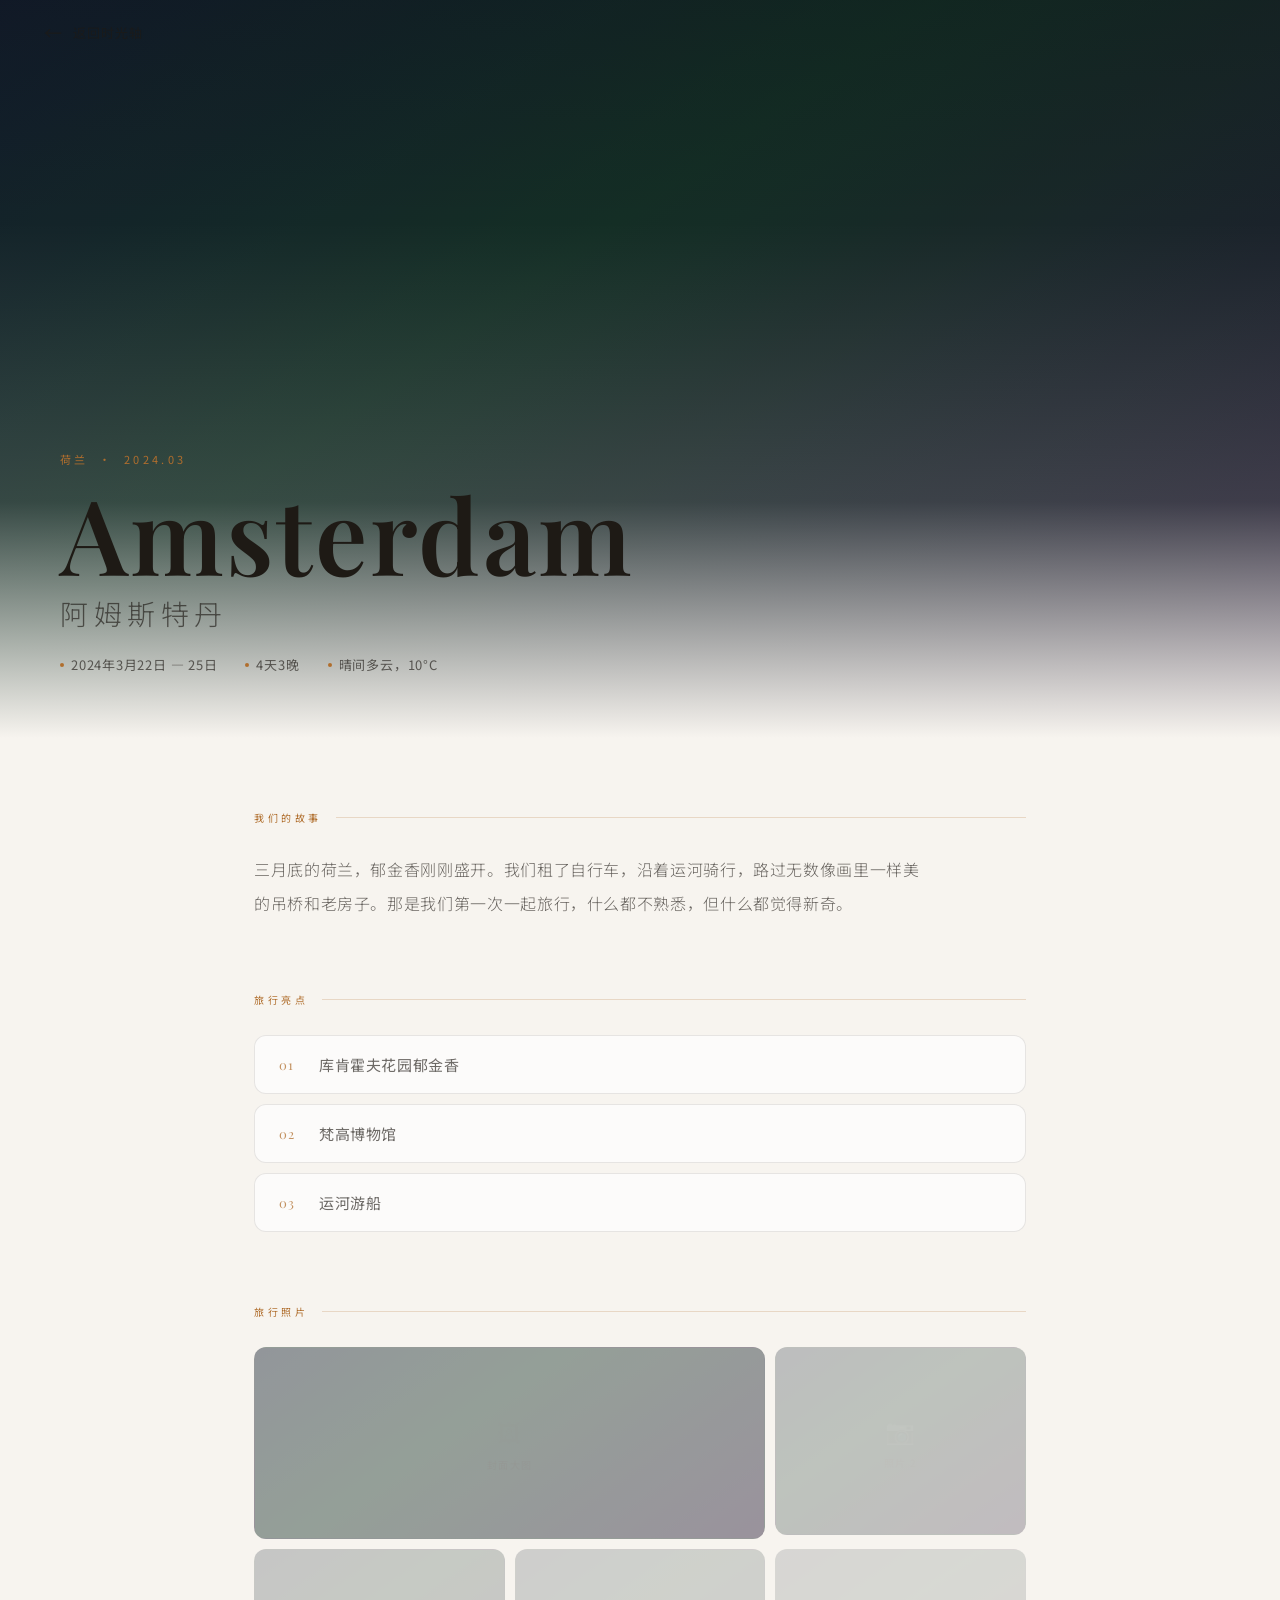
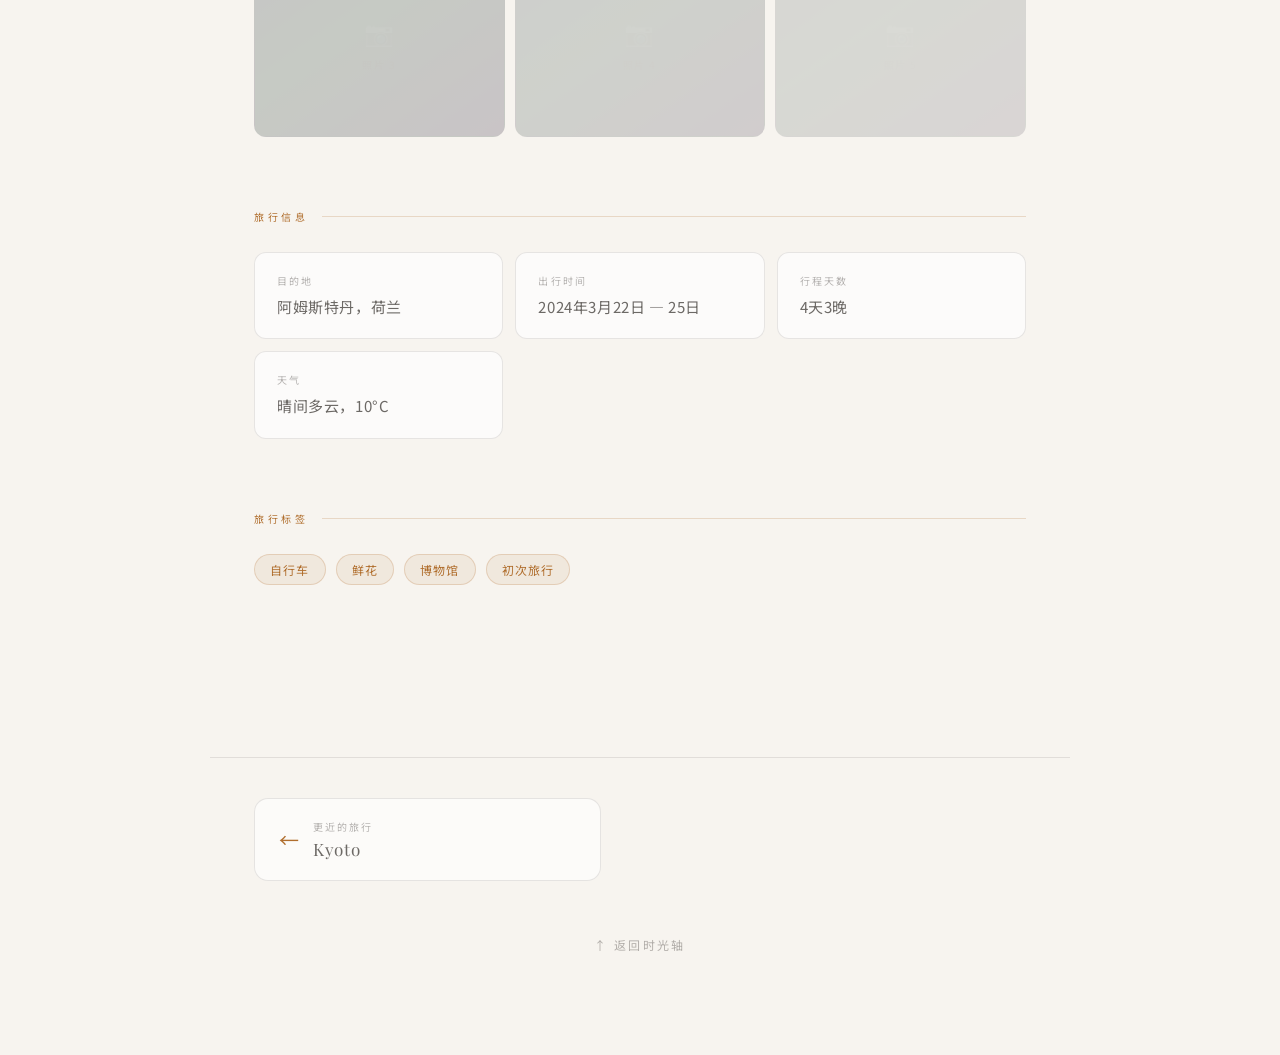
<file: trips/amsterdam-2024-03/index.html>
<!DOCTYPE html>
<html lang="zh-CN">
<head>
  <meta charset="UTF-8">
  <meta name="viewport" content="width=device-width, initial-scale=1.0">
  <title>旅行详情 — 我们的旅行时光</title>
  <link rel="preconnect" href="https://fonts.googleapis.com">
  <link rel="preconnect" href="https://fonts.gstatic.com" crossorigin>
  <link href="https://fonts.googleapis.com/css2?family=Playfair+Display:ital,wght@0,400;0,600;1,400&family=Noto+Sans+SC:wght@300;400;500&display=swap" rel="stylesheet">
  <link rel="stylesheet" href="../../css/trip.css">
</head>
<body>
  <nav class="trip-nav" id="trip-nav">
    <a href="../../timeline.html" class="back-btn">
      <span class="back-icon">←</span>
      <span>返回时光轴</span>
    </a>
    <div class="nav-trip-name" id="nav-trip-name"></div>
  </nav>
  <div class="trip-hero">
    <div class="hero-bg" id="hero-bg"></div>
    <div class="hero-overlay"></div>
    <div class="hero-content" id="hero-content"></div>
  </div>
  <main class="trip-content" id="trip-content"></main>
  <footer class="trip-footer" id="trip-footer"></footer>

  <script>const TRIP_ID = "amsterdam-2024-03";</script>
  <script src="../../data/trips.js"></script>
  <script src="../../js/trip-page.js"></script>
</body>
</html>
</file>
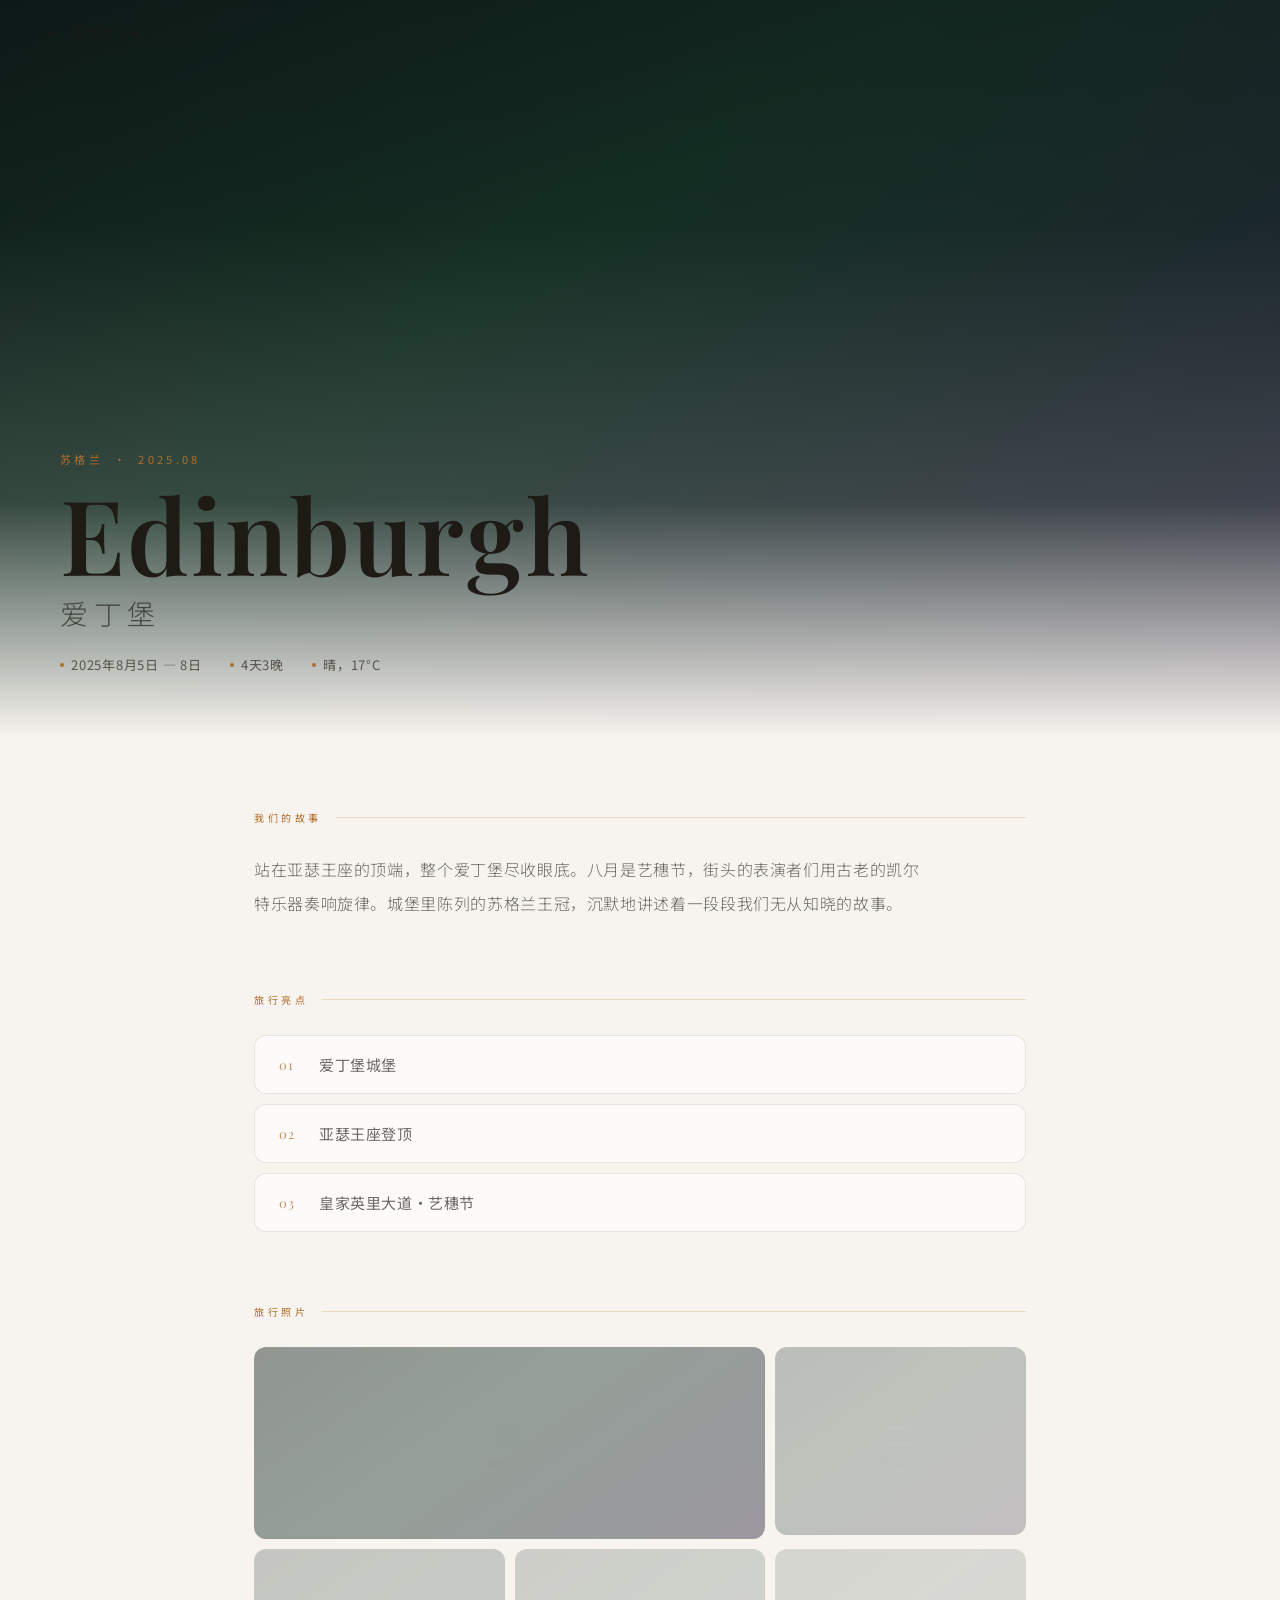
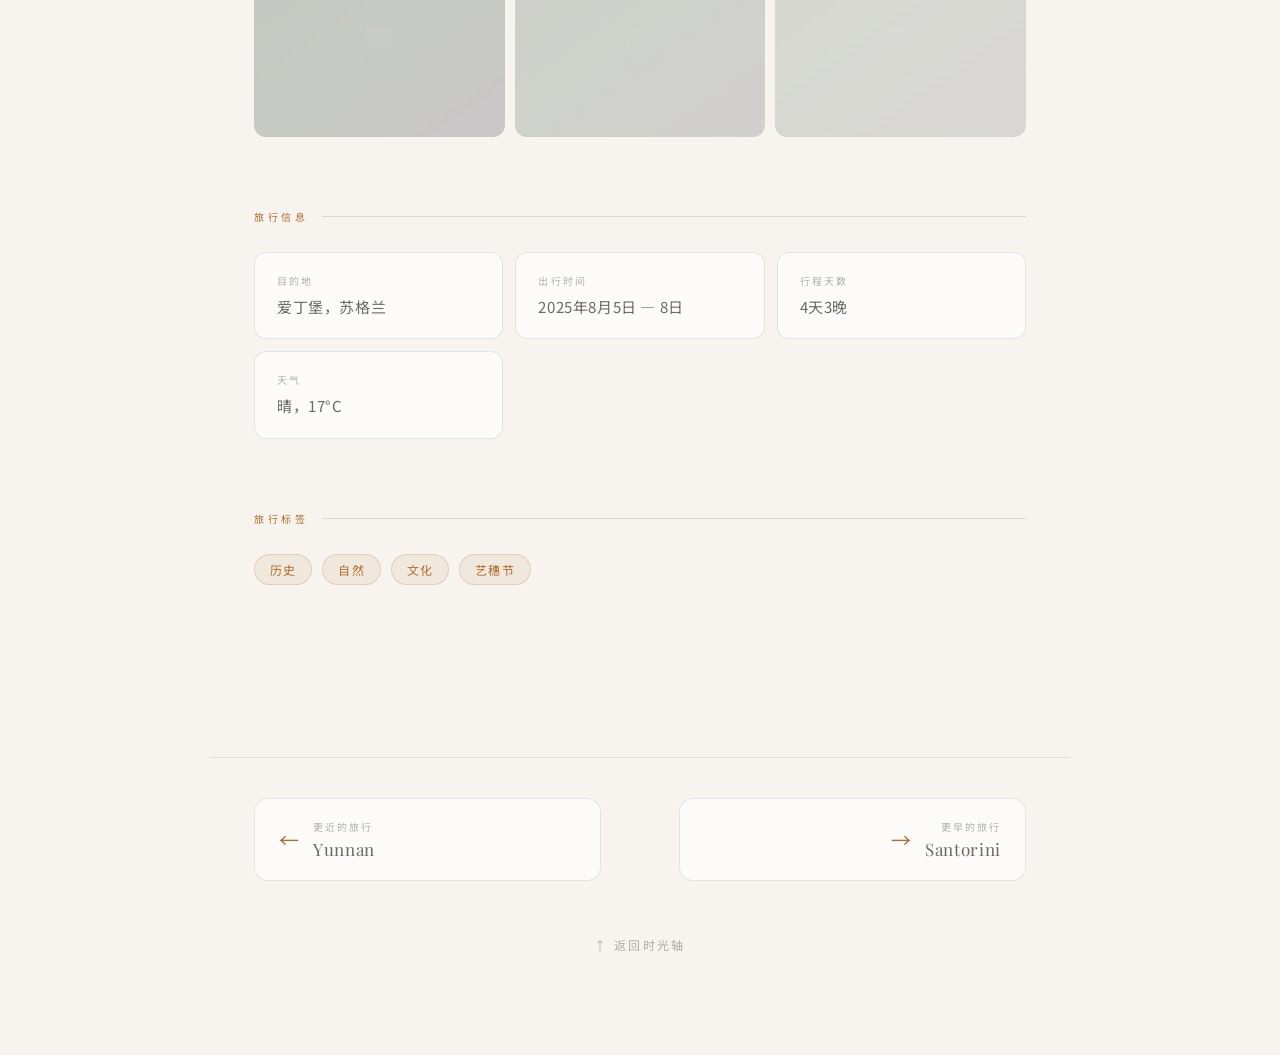
<file: trips/edinburgh-2025-08/index.html>
<!DOCTYPE html>
<html lang="zh-CN">
<head>
  <meta charset="UTF-8">
  <meta name="viewport" content="width=device-width, initial-scale=1.0">
  <title>旅行详情 — 我们的旅行时光</title>
  <link rel="preconnect" href="https://fonts.googleapis.com">
  <link rel="preconnect" href="https://fonts.gstatic.com" crossorigin>
  <link href="https://fonts.googleapis.com/css2?family=Playfair+Display:ital,wght@0,400;0,600;1,400&family=Noto+Sans+SC:wght@300;400;500&display=swap" rel="stylesheet">
  <link rel="stylesheet" href="../../css/trip.css">
</head>
<body>
  <nav class="trip-nav" id="trip-nav">
    <a href="../../timeline.html" class="back-btn">
      <span class="back-icon">←</span>
      <span>返回时光轴</span>
    </a>
    <div class="nav-trip-name" id="nav-trip-name"></div>
  </nav>
  <div class="trip-hero">
    <div class="hero-bg" id="hero-bg"></div>
    <div class="hero-overlay"></div>
    <div class="hero-content" id="hero-content"></div>
  </div>
  <main class="trip-content" id="trip-content"></main>
  <footer class="trip-footer" id="trip-footer"></footer>

  <script>const TRIP_ID = "edinburgh-2025-08";</script>
  <script src="../../data/trips.js"></script>
  <script src="../../js/trip-page.js"></script>
</body>
</html>
</file>
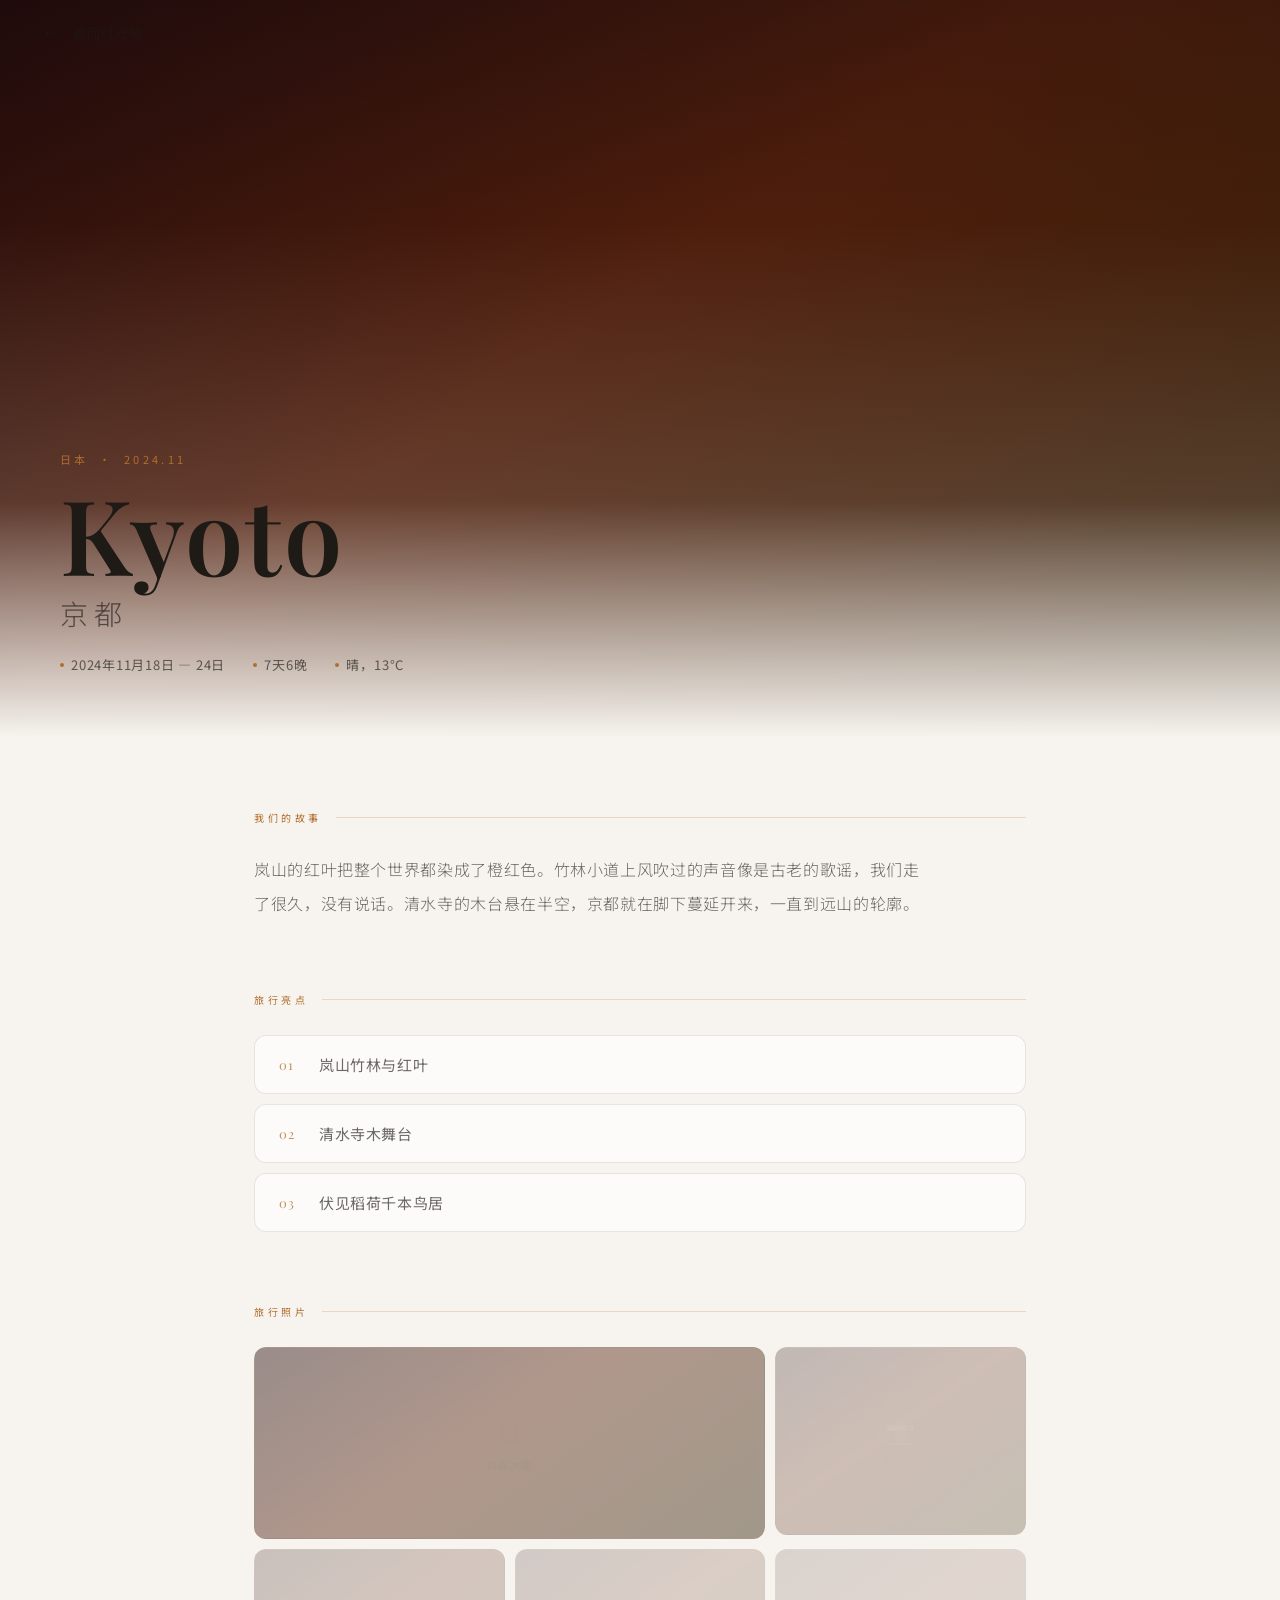
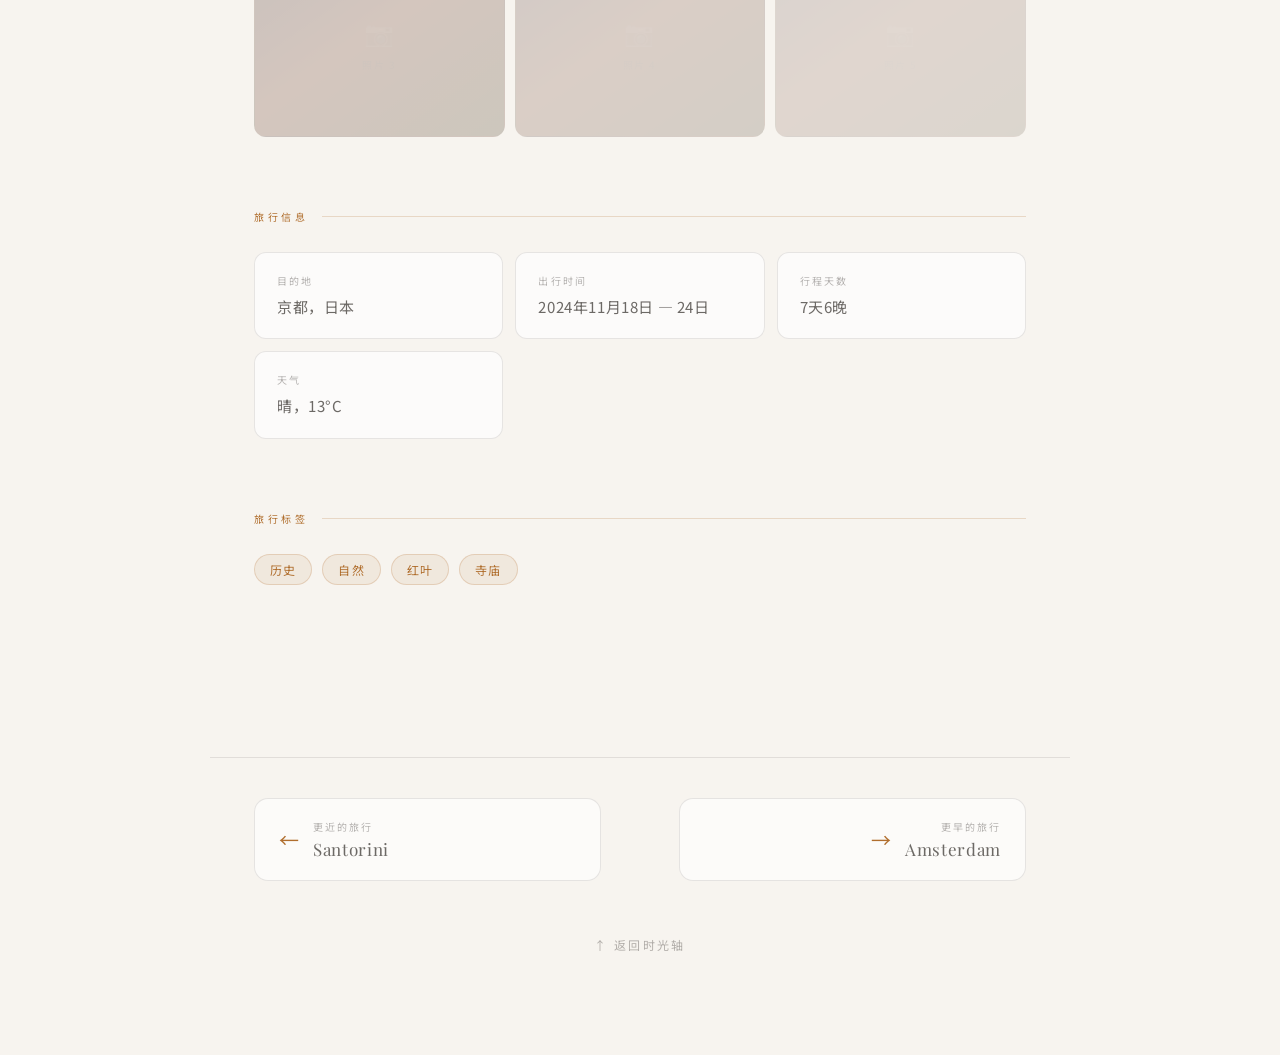
<file: trips/kyoto-2024-11/index.html>
<!DOCTYPE html>
<html lang="zh-CN">
<head>
  <meta charset="UTF-8">
  <meta name="viewport" content="width=device-width, initial-scale=1.0">
  <title>旅行详情 — 我们的旅行时光</title>
  <link rel="preconnect" href="https://fonts.googleapis.com">
  <link rel="preconnect" href="https://fonts.gstatic.com" crossorigin>
  <link href="https://fonts.googleapis.com/css2?family=Playfair+Display:ital,wght@0,400;0,600;1,400&family=Noto+Sans+SC:wght@300;400;500&display=swap" rel="stylesheet">
  <link rel="stylesheet" href="../../css/trip.css">
</head>
<body>
  <nav class="trip-nav" id="trip-nav">
    <a href="../../timeline.html" class="back-btn">
      <span class="back-icon">←</span>
      <span>返回时光轴</span>
    </a>
    <div class="nav-trip-name" id="nav-trip-name"></div>
  </nav>
  <div class="trip-hero">
    <div class="hero-bg" id="hero-bg"></div>
    <div class="hero-overlay"></div>
    <div class="hero-content" id="hero-content"></div>
  </div>
  <main class="trip-content" id="trip-content"></main>
  <footer class="trip-footer" id="trip-footer"></footer>

  <script>const TRIP_ID = "kyoto-2024-11";</script>
  <script src="../../data/trips.js"></script>
  <script src="../../js/trip-page.js"></script>
</body>
</html>
</file>
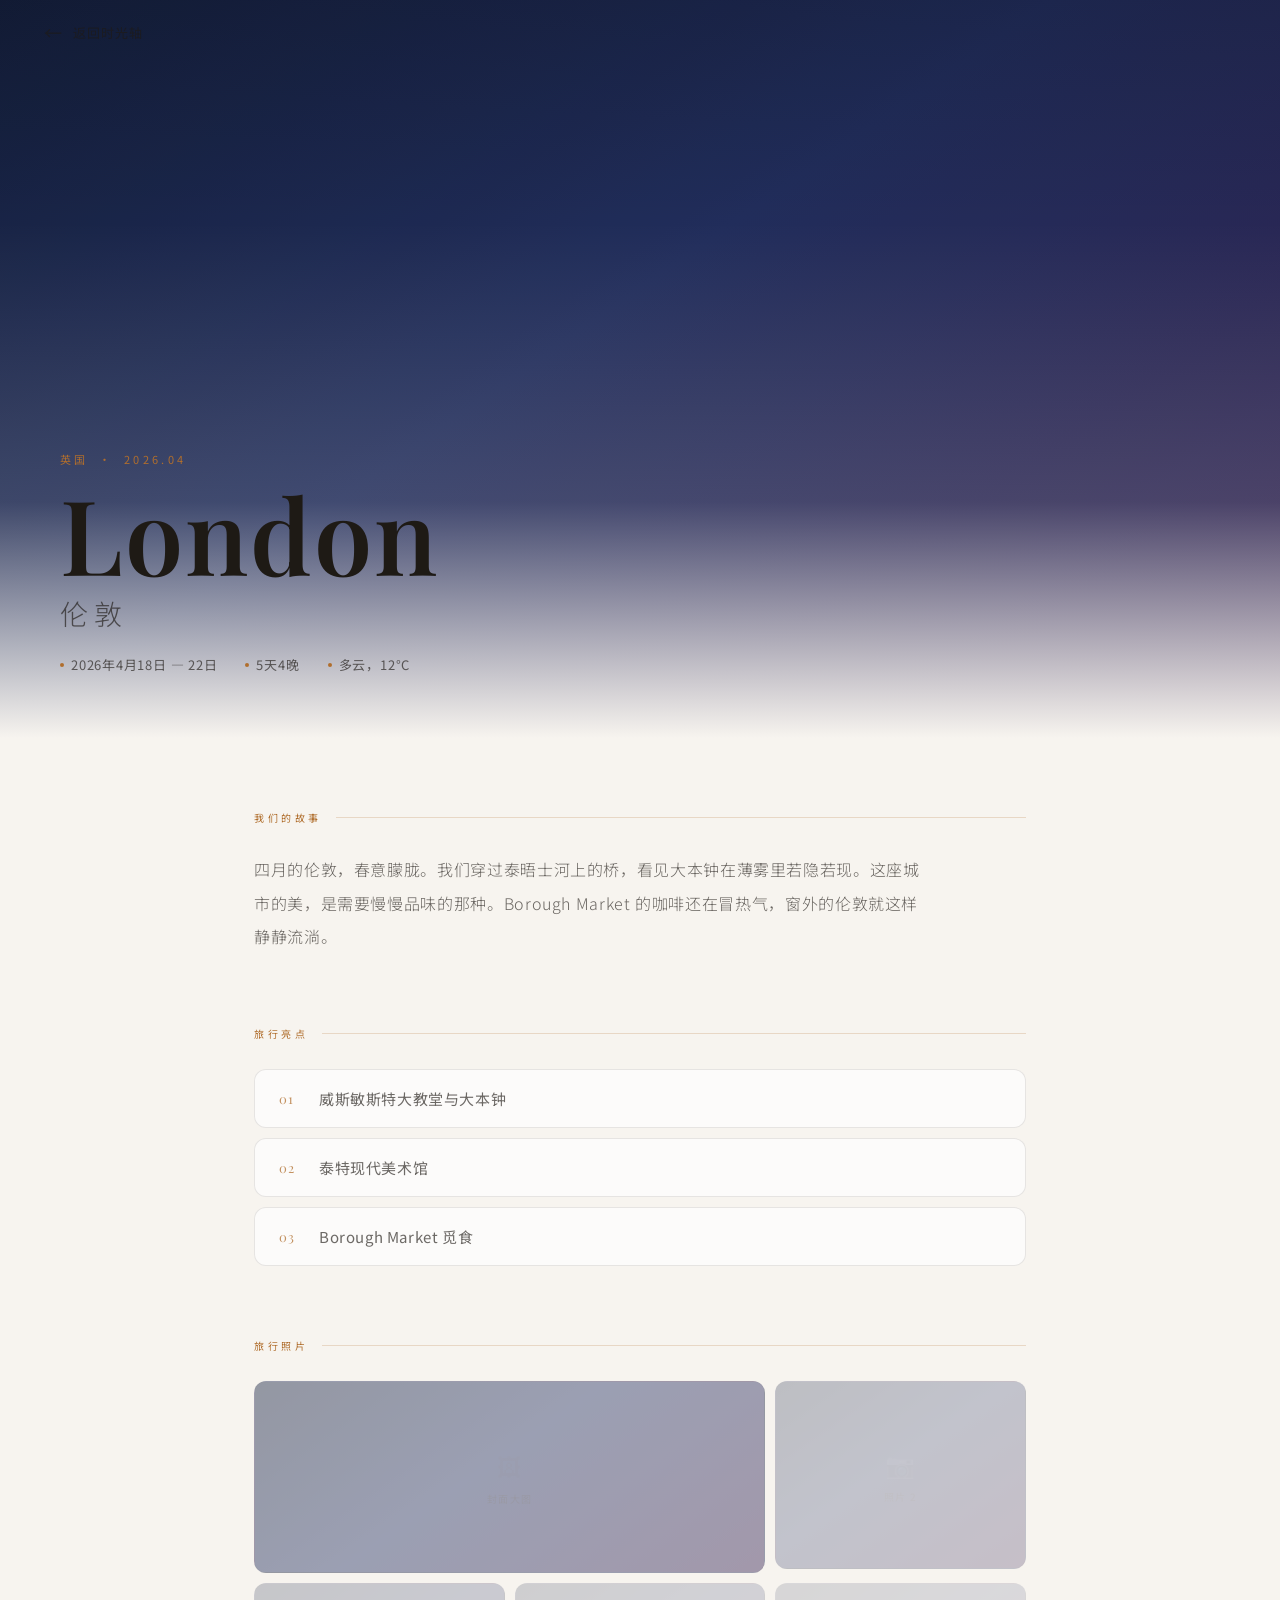
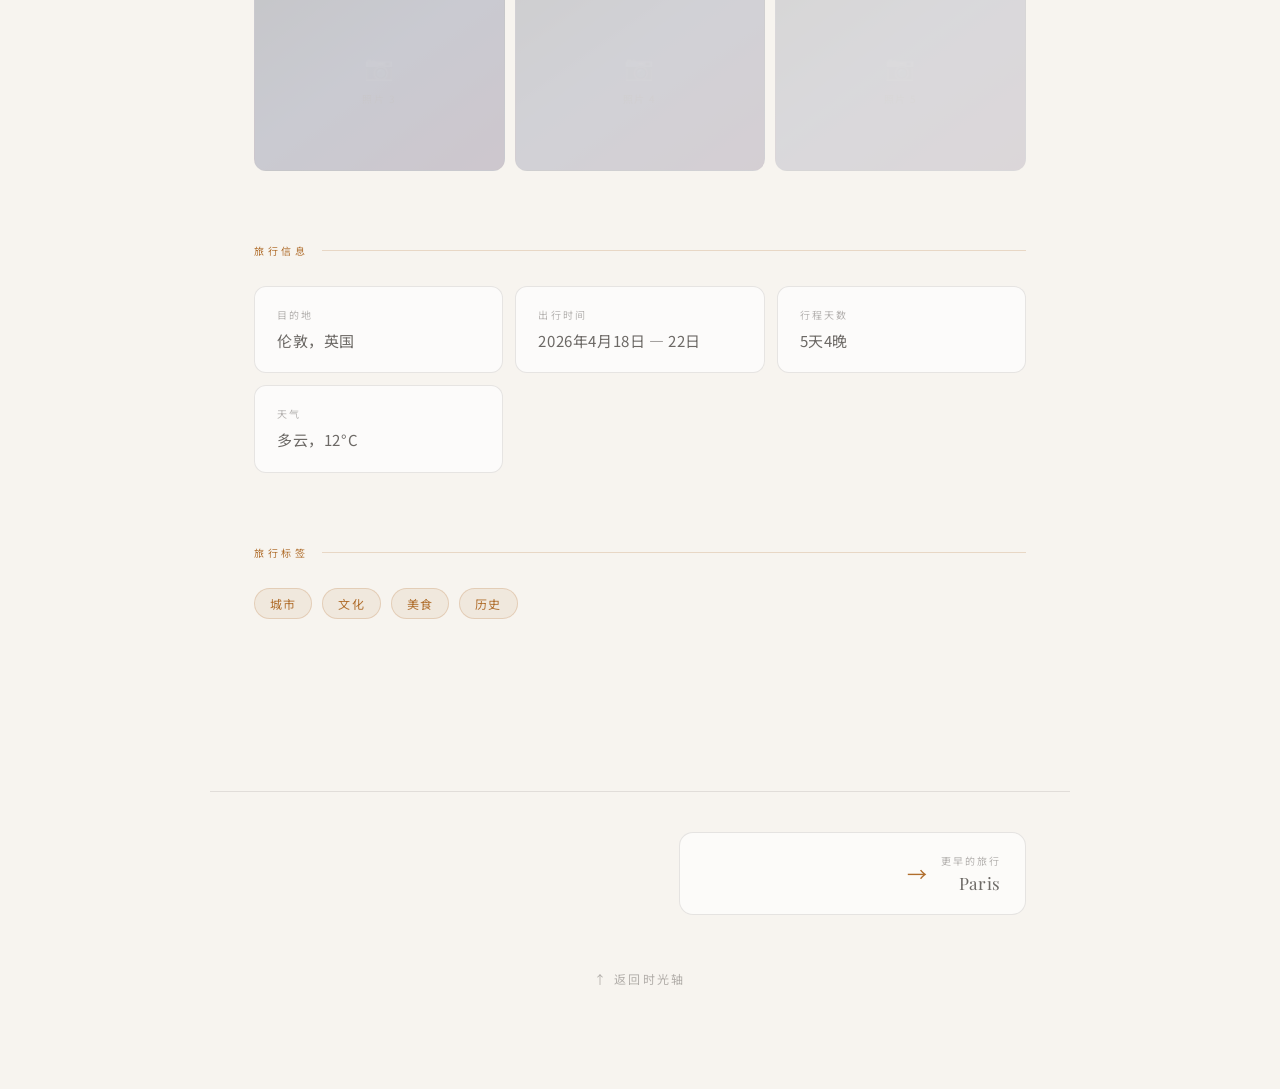
<file: trips/london-2026-04/index.html>
<!DOCTYPE html>
<html lang="zh-CN">
<head>
  <meta charset="UTF-8">
  <meta name="viewport" content="width=device-width, initial-scale=1.0">
  <title>旅行详情 — 我们的旅行时光</title>
  <link rel="preconnect" href="https://fonts.googleapis.com">
  <link rel="preconnect" href="https://fonts.gstatic.com" crossorigin>
  <link href="https://fonts.googleapis.com/css2?family=Playfair+Display:ital,wght@0,400;0,600;1,400&family=Noto+Sans+SC:wght@300;400;500&display=swap" rel="stylesheet">
  <link rel="stylesheet" href="../../css/trip.css">
</head>
<body>
  <nav class="trip-nav" id="trip-nav">
    <a href="../../timeline.html" class="back-btn">
      <span class="back-icon">←</span>
      <span>返回时光轴</span>
    </a>
    <div class="nav-trip-name" id="nav-trip-name"></div>
  </nav>
  <div class="trip-hero">
    <div class="hero-bg" id="hero-bg"></div>
    <div class="hero-overlay"></div>
    <div class="hero-content" id="hero-content"></div>
  </div>
  <main class="trip-content" id="trip-content"></main>
  <footer class="trip-footer" id="trip-footer"></footer>

  <script>const TRIP_ID = "london-2026-04";</script>
  <script src="../../data/trips.js"></script>
  <script src="../../js/trip-page.js"></script>
</body>
</html>
</file>
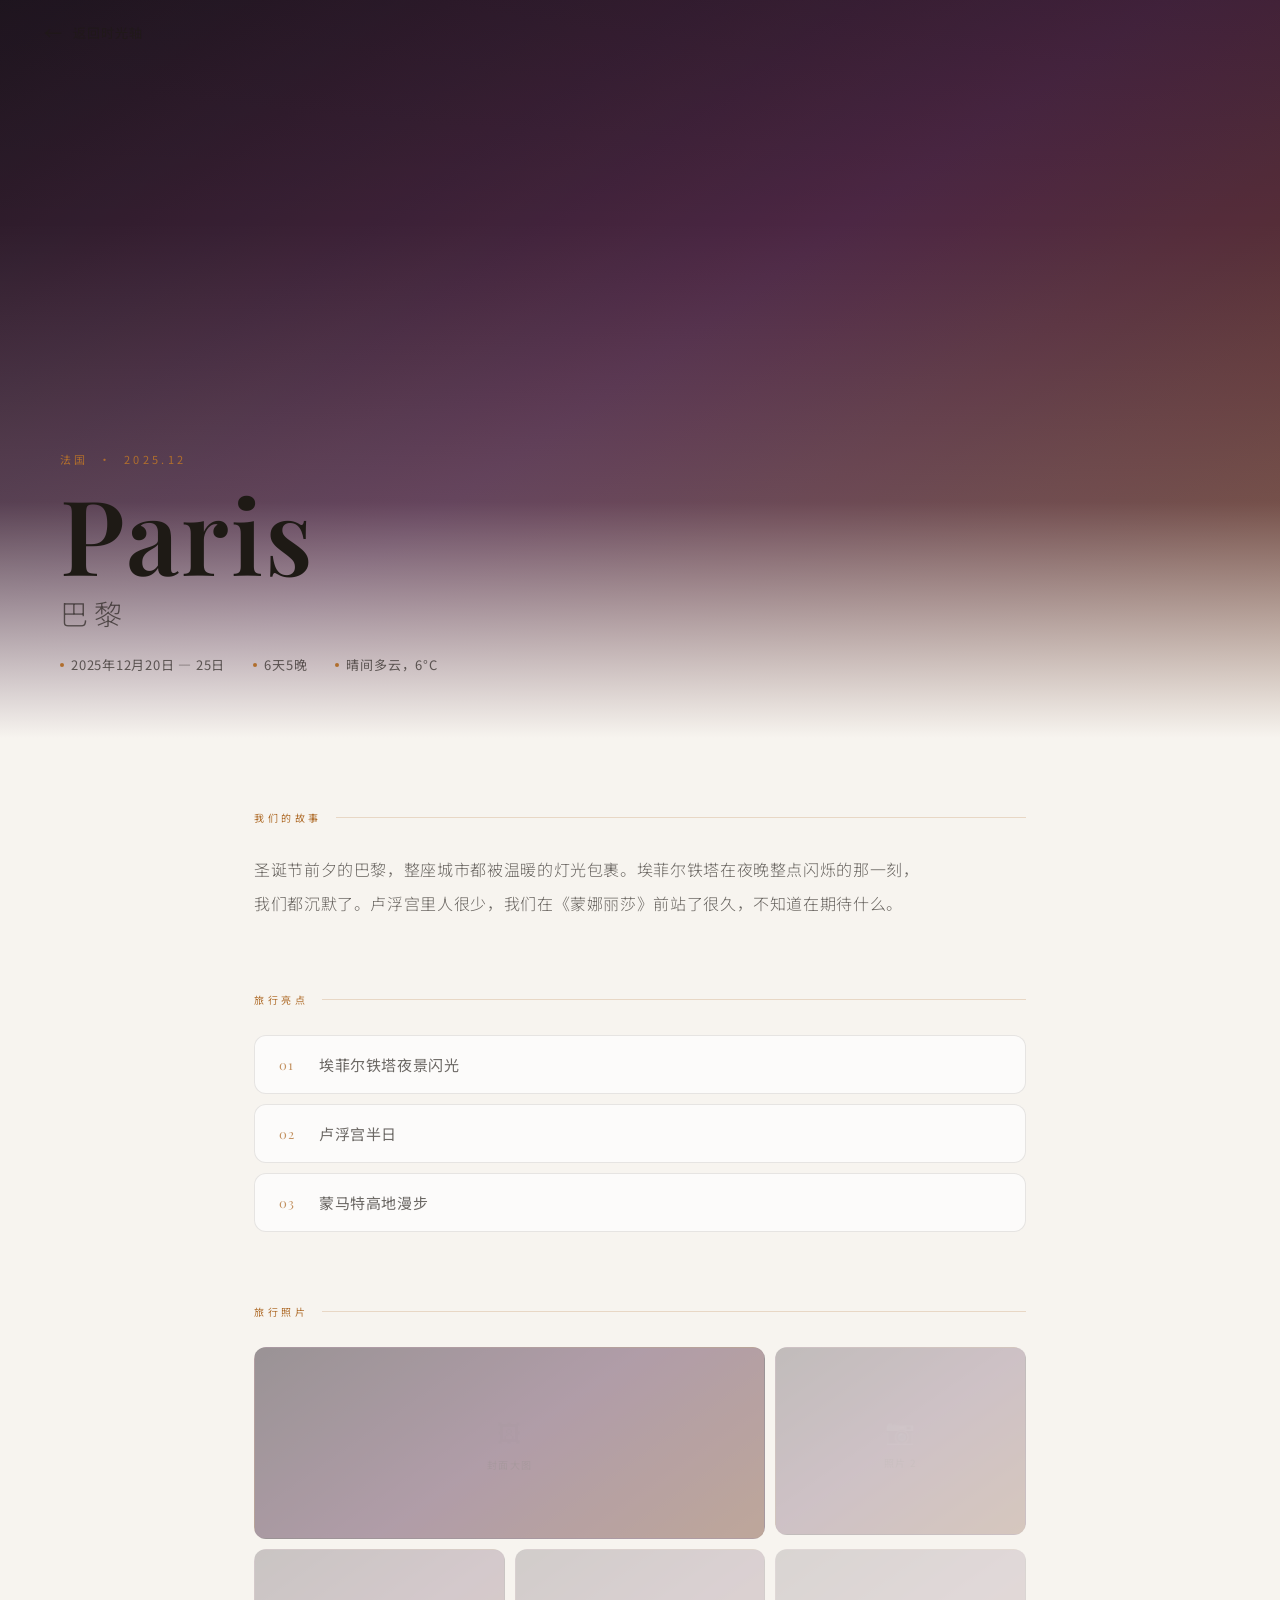
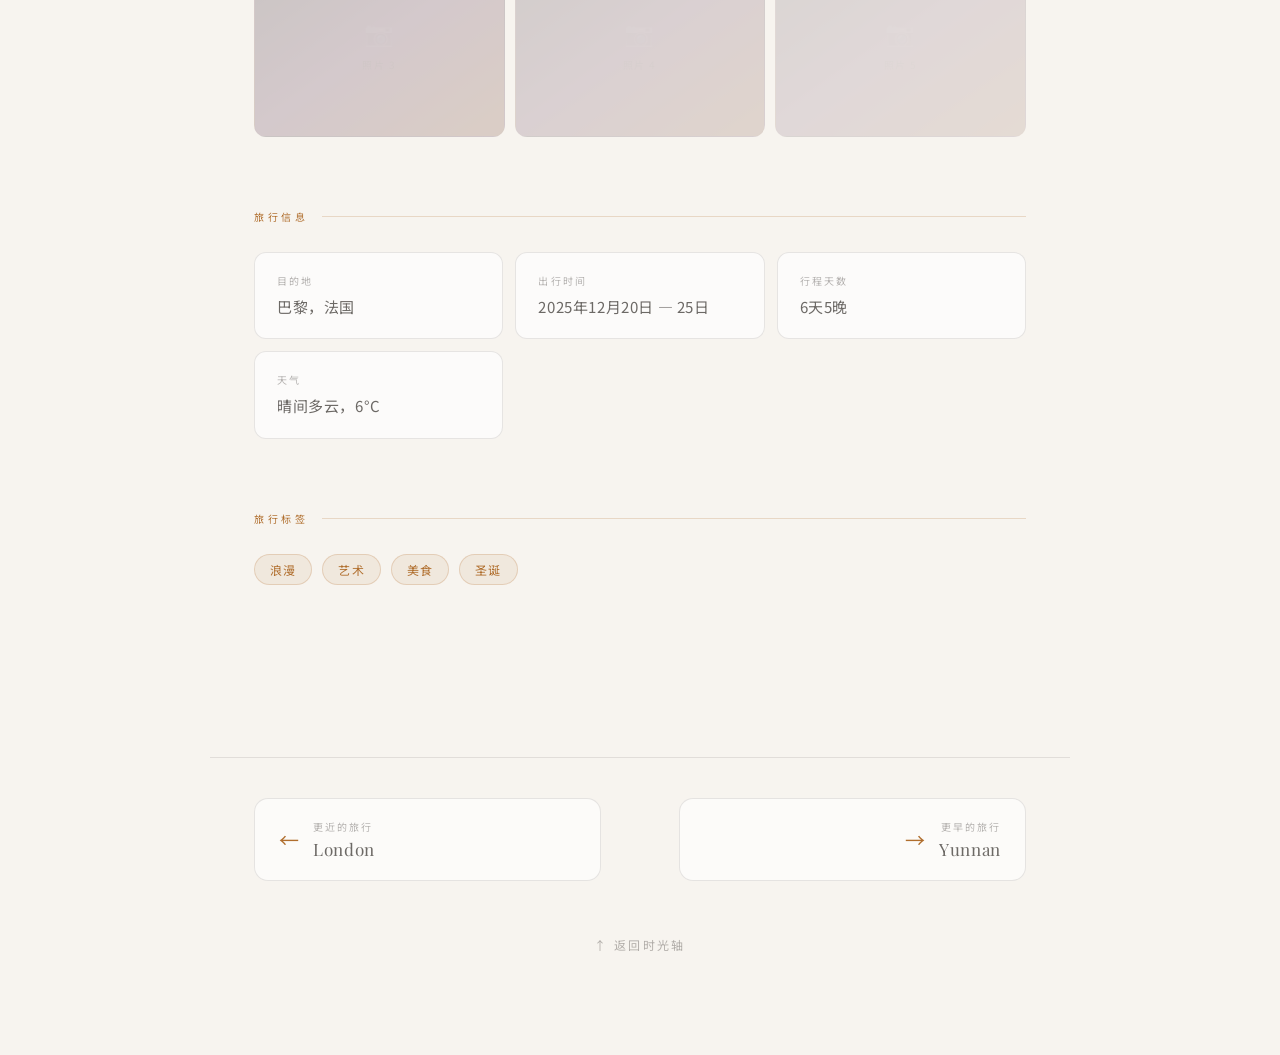
<file: trips/paris-2025-12/index.html>
<!DOCTYPE html>
<html lang="zh-CN">
<head>
  <meta charset="UTF-8">
  <meta name="viewport" content="width=device-width, initial-scale=1.0">
  <title>旅行详情 — 我们的旅行时光</title>
  <link rel="preconnect" href="https://fonts.googleapis.com">
  <link rel="preconnect" href="https://fonts.gstatic.com" crossorigin>
  <link href="https://fonts.googleapis.com/css2?family=Playfair+Display:ital,wght@0,400;0,600;1,400&family=Noto+Sans+SC:wght@300;400;500&display=swap" rel="stylesheet">
  <link rel="stylesheet" href="../../css/trip.css">
</head>
<body>
  <nav class="trip-nav" id="trip-nav">
    <a href="../../timeline.html" class="back-btn">
      <span class="back-icon">←</span>
      <span>返回时光轴</span>
    </a>
    <div class="nav-trip-name" id="nav-trip-name"></div>
  </nav>
  <div class="trip-hero">
    <div class="hero-bg" id="hero-bg"></div>
    <div class="hero-overlay"></div>
    <div class="hero-content" id="hero-content"></div>
  </div>
  <main class="trip-content" id="trip-content"></main>
  <footer class="trip-footer" id="trip-footer"></footer>

  <script>const TRIP_ID = "paris-2025-12";</script>
  <script src="../../data/trips.js"></script>
  <script src="../../js/trip-page.js"></script>
</body>
</html>
</file>
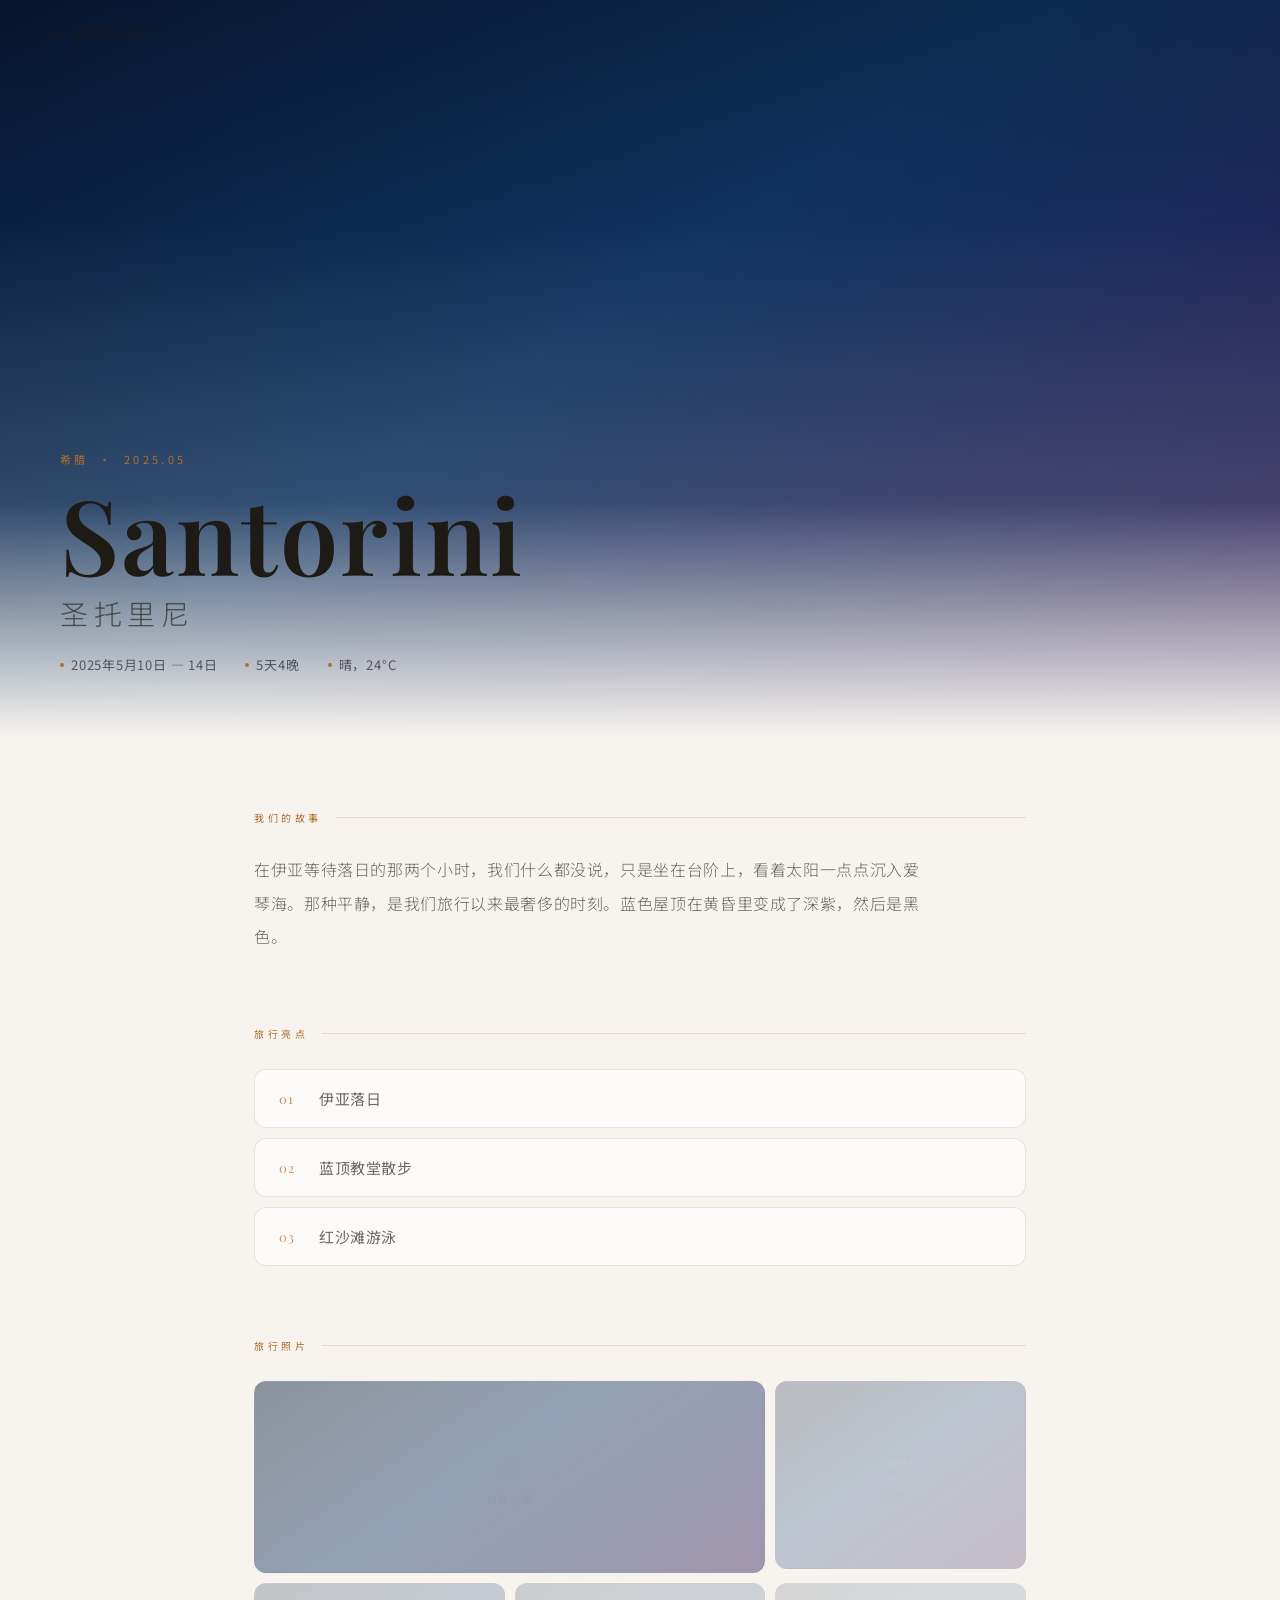
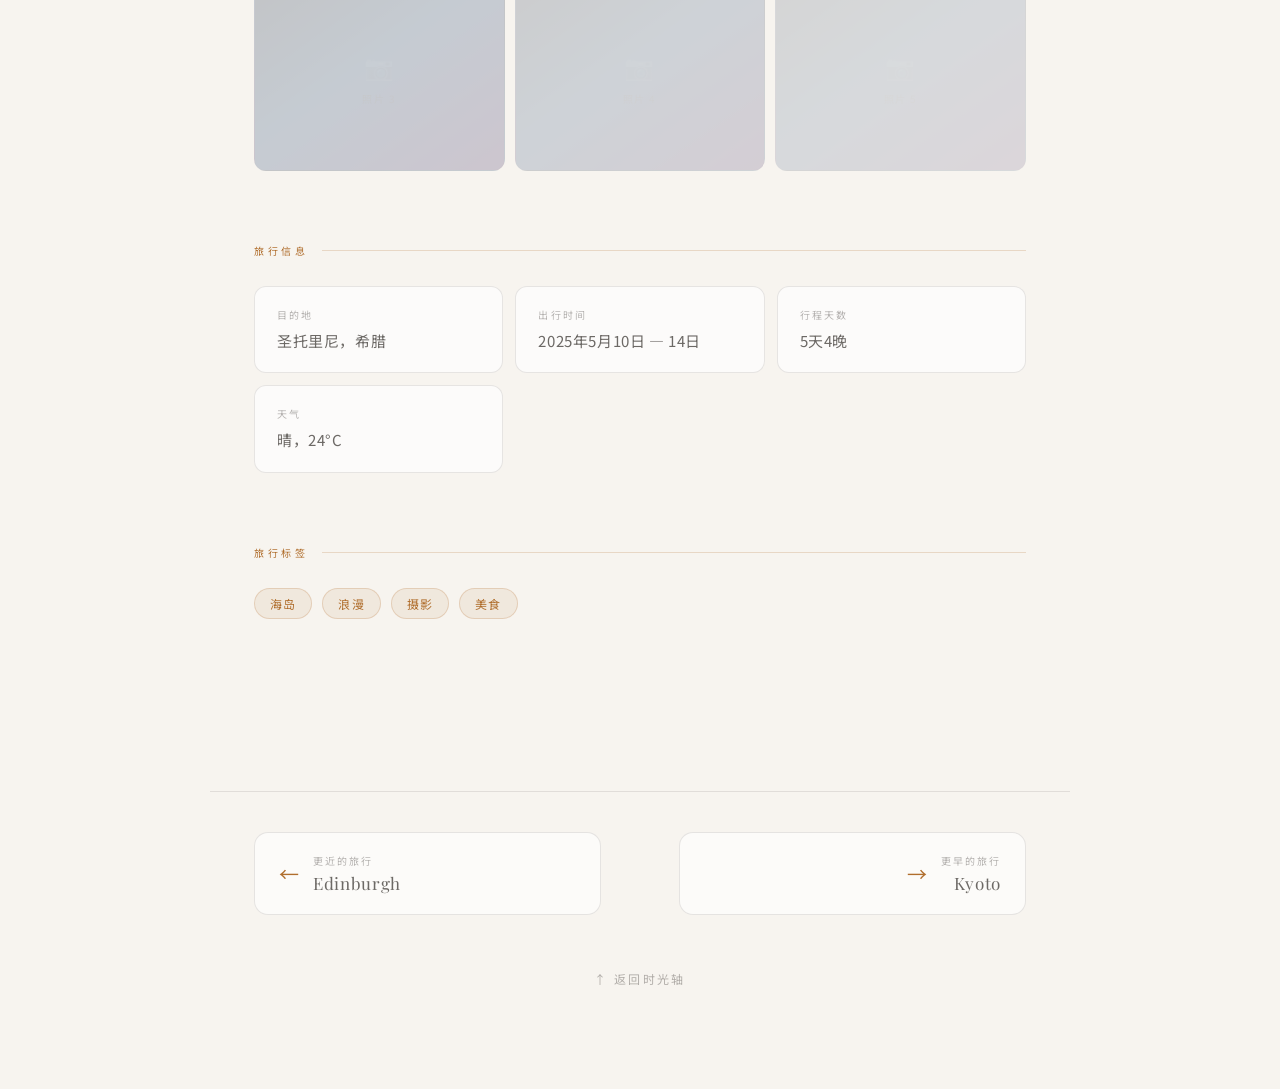
<file: trips/santorini-2025-05/index.html>
<!DOCTYPE html>
<html lang="zh-CN">
<head>
  <meta charset="UTF-8">
  <meta name="viewport" content="width=device-width, initial-scale=1.0">
  <title>旅行详情 — 我们的旅行时光</title>
  <link rel="preconnect" href="https://fonts.googleapis.com">
  <link rel="preconnect" href="https://fonts.gstatic.com" crossorigin>
  <link href="https://fonts.googleapis.com/css2?family=Playfair+Display:ital,wght@0,400;0,600;1,400&family=Noto+Sans+SC:wght@300;400;500&display=swap" rel="stylesheet">
  <link rel="stylesheet" href="../../css/trip.css">
</head>
<body>
  <nav class="trip-nav" id="trip-nav">
    <a href="../../timeline.html" class="back-btn">
      <span class="back-icon">←</span>
      <span>返回时光轴</span>
    </a>
    <div class="nav-trip-name" id="nav-trip-name"></div>
  </nav>
  <div class="trip-hero">
    <div class="hero-bg" id="hero-bg"></div>
    <div class="hero-overlay"></div>
    <div class="hero-content" id="hero-content"></div>
  </div>
  <main class="trip-content" id="trip-content"></main>
  <footer class="trip-footer" id="trip-footer"></footer>

  <script>const TRIP_ID = "santorini-2025-05";</script>
  <script src="../../data/trips.js"></script>
  <script src="../../js/trip-page.js"></script>
</body>
</html>
</file>
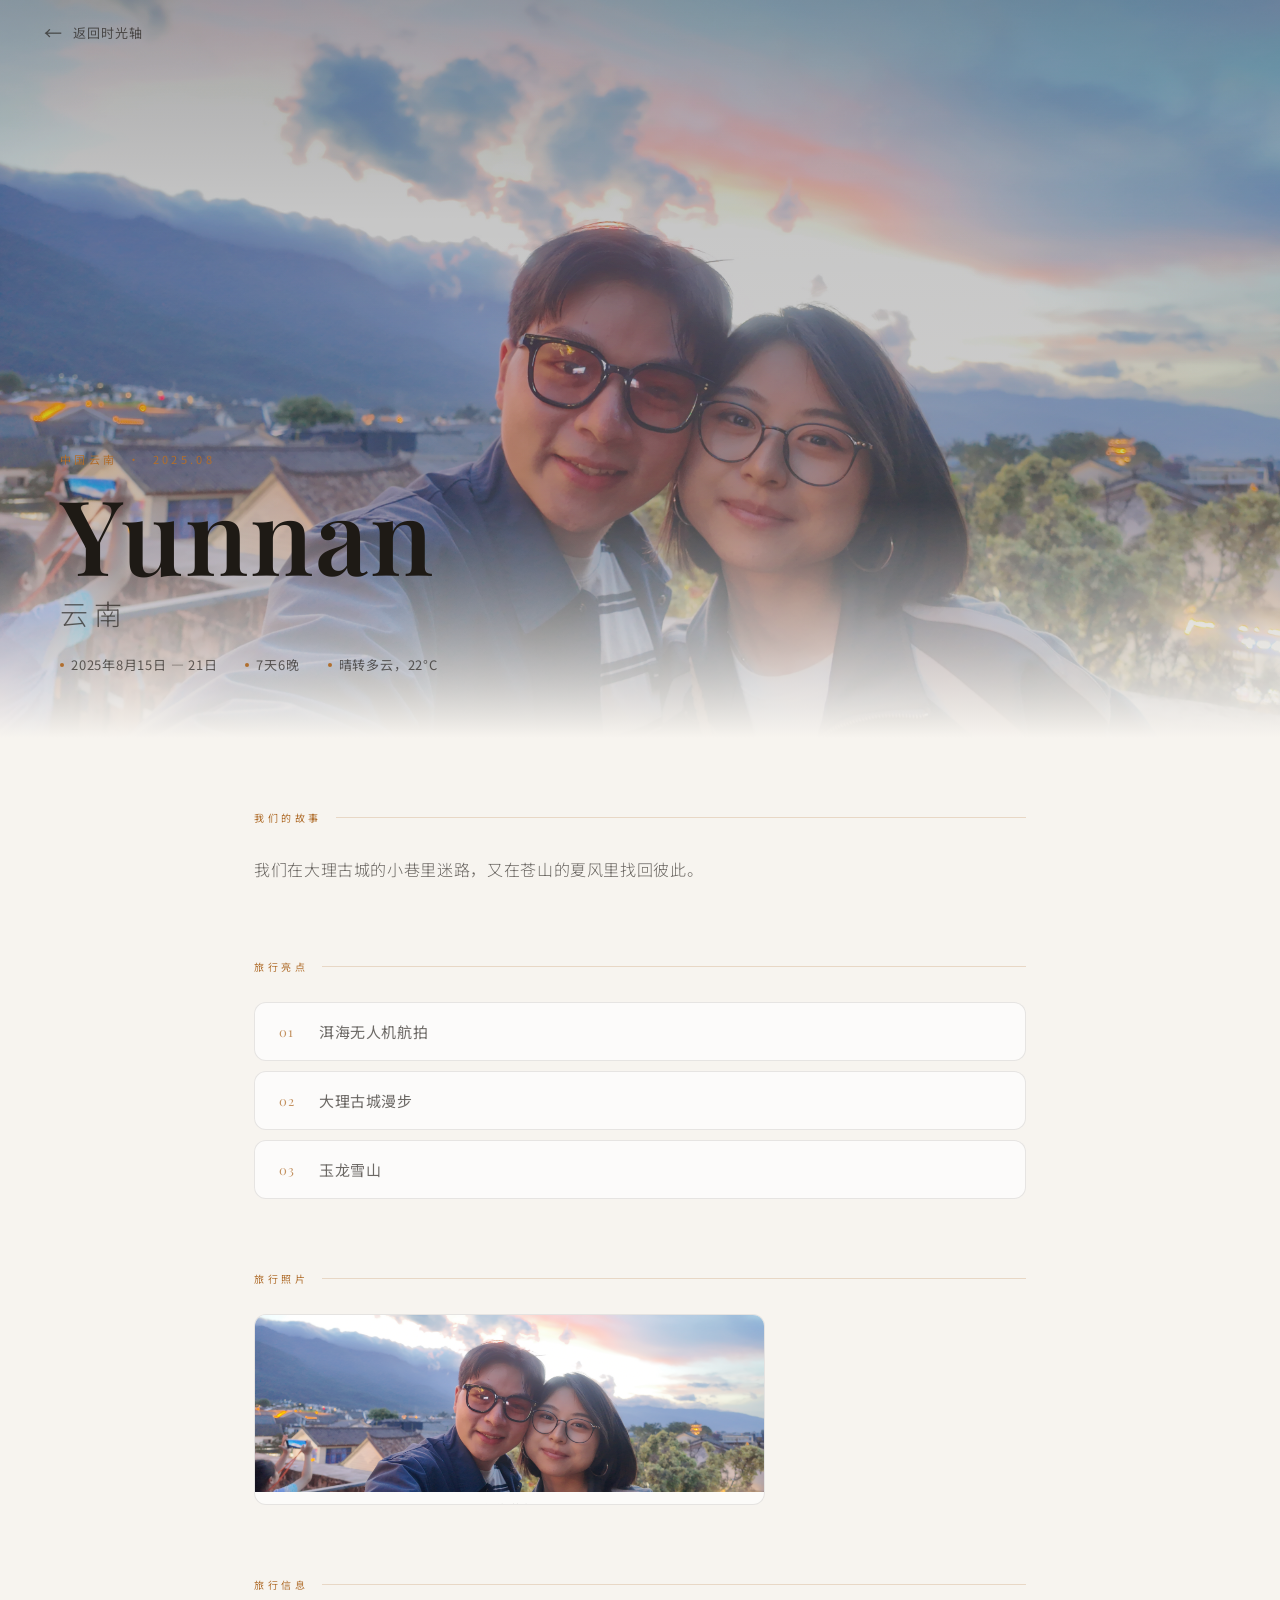
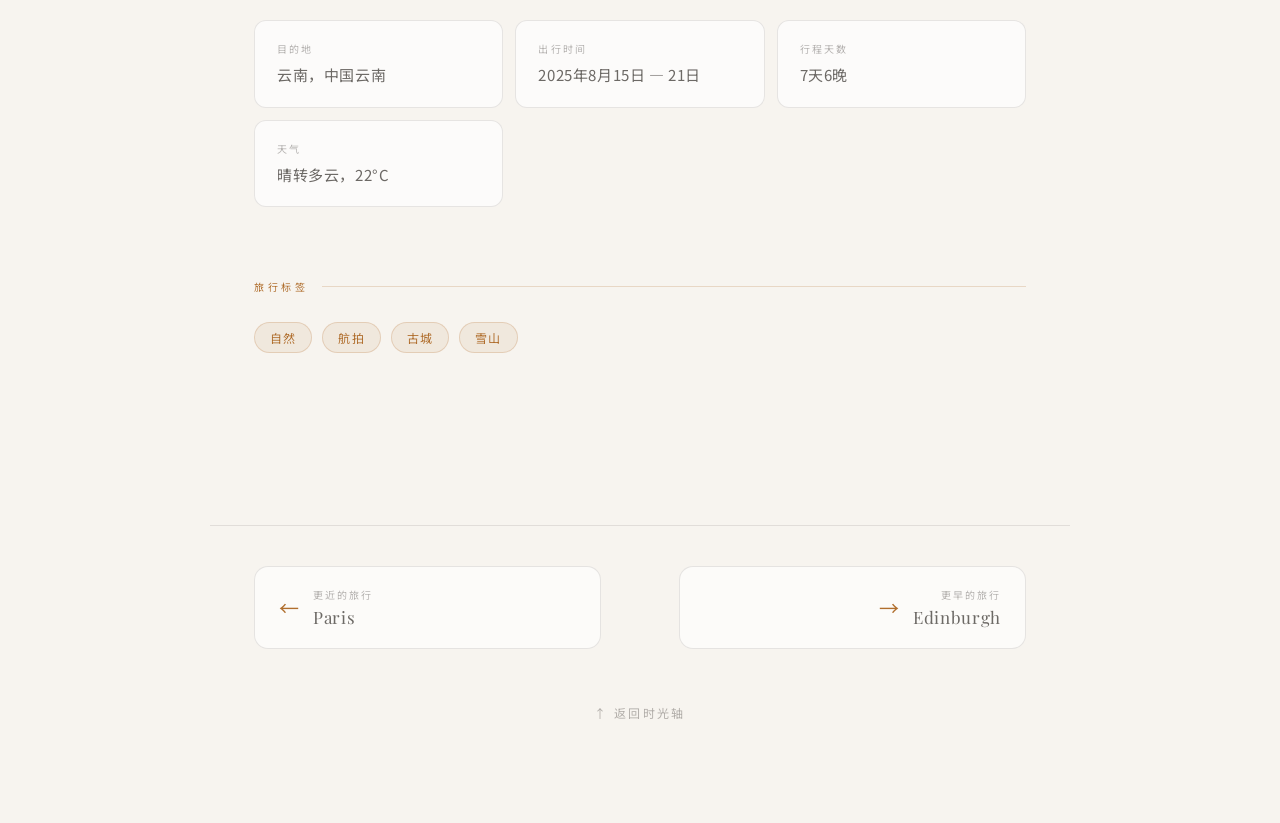
<file: trips/yunnan-2025-08/index.html>
<!DOCTYPE html>
<html lang="zh-CN">
<head>
  <meta charset="UTF-8">
  <meta name="viewport" content="width=device-width, initial-scale=1.0">
  <title>旅行详情 — Hazel & Leo 的旅行时光</title>
  <link rel="preconnect" href="https://fonts.googleapis.com">
  <link rel="preconnect" href="https://fonts.gstatic.com" crossorigin>
  <link href="https://fonts.googleapis.com/css2?family=Playfair+Display:ital,wght@0,400;0,600;1,400&family=Noto+Sans+SC:wght@300;400;500&display=swap" rel="stylesheet">
  <link rel="stylesheet" href="../../css/trip.css">
</head>
<body>
  <nav class="trip-nav" id="trip-nav">
    <a href="../../timeline.html" class="back-btn">
      <span class="back-icon">←</span>
      <span>返回时光轴</span>
    </a>
    <div class="nav-trip-name" id="nav-trip-name"></div>
  </nav>
  <div class="trip-hero">
    <div class="hero-bg" id="hero-bg"></div>
    <div class="hero-overlay"></div>
    <div class="hero-content" id="hero-content"></div>
  </div>
  <main class="trip-content" id="trip-content"></main>
  <footer class="trip-footer" id="trip-footer"></footer>

  <script>const TRIP_ID = "yunnan-2025-08";</script>
  <script src="../../data/trips.js"></script>
  <script src="../../js/trip-page.js"></script>
</body>
</html>
</file>
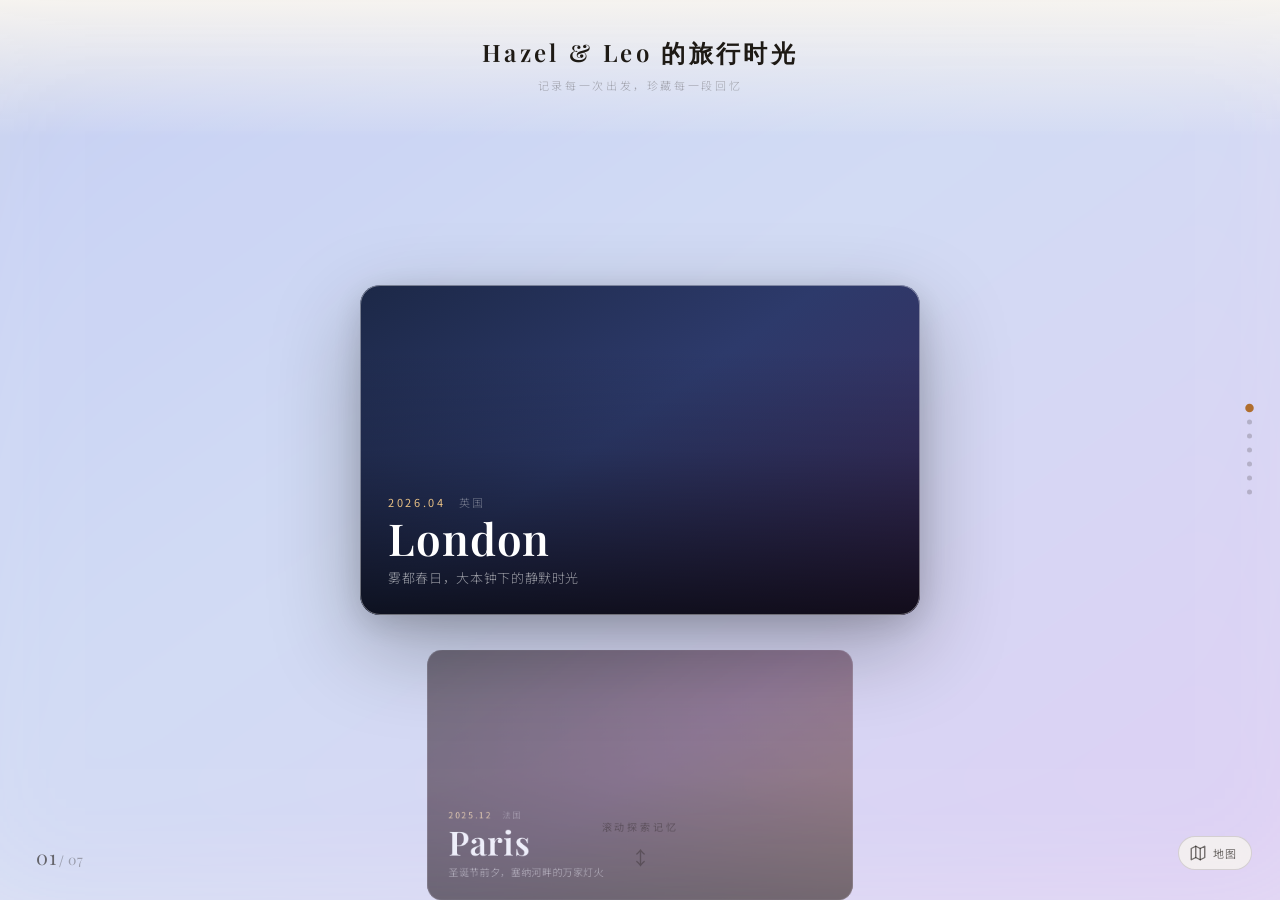
<file: timeline.html>
<!DOCTYPE html>
<html lang="zh-CN">
<head>
  <meta charset="UTF-8">
  <meta name="viewport" content="width=device-width, initial-scale=1.0">
  <title>Hazel & Leo 的旅行时光</title>
  <link rel="preconnect" href="https://fonts.googleapis.com">
  <link rel="preconnect" href="https://fonts.gstatic.com" crossorigin>
  <link href="https://fonts.googleapis.com/css2?family=Playfair+Display:ital,wght@0,400;0,600;1,400&family=Noto+Sans+SC:wght@300;400;500&display=swap" rel="stylesheet">
  <link rel="stylesheet" href="css/main.css">
</head>
<body>

  <!-- 背景渐变层 (两层交替淡入淡出) -->
  <div class="bg-stage">
    <div class="bg-layer" id="bg-a"></div>
    <div class="bg-layer" id="bg-b"></div>
    <div class="bg-vignette"></div>
  </div>

  <!-- 顶部标题 -->
  <header class="site-header">
    <h1 class="site-title">Hazel & Leo 的旅行时光</h1>
    <p class="site-subtitle">记录每一次出发，珍藏每一段回忆</p>
  </header>

  <!-- Cover Flow 时间轴 -->
  <main class="timeline-stage">
    <div class="timeline-track" id="timeline-track"></div>
  </main>

  <!-- 右侧导航点 -->
  <div class="nav-rail">
    <div class="nav-dots" id="nav-dots"></div>
  </div>

  <!-- 地图入口按钮 -->
  <a href="index.html" class="map-entry-btn" title="查看旅行地图">
    <svg width="18" height="18" viewBox="0 0 24 24" fill="none" stroke="currentColor" stroke-width="1.8" stroke-linecap="round" stroke-linejoin="round">
      <polygon points="3 6 9 3 15 6 21 3 21 18 15 21 9 18 3 21"/>
      <line x1="9" y1="3" x2="9" y2="18"/>
      <line x1="15" y1="6" x2="15" y2="21"/>
    </svg>
    <span>地图</span>
  </a>

  <!-- 左下角计数 -->
  <div class="trip-count">
    <span class="count-num" id="count-current">01</span>
    <span class="count-sep"> / </span>
    <span class="count-num count-total" id="count-total">06</span>
  </div>

  <!-- 滚动提示 (首次显示) -->
  <div class="scroll-hint" id="scroll-hint">
    <div class="hint-text">滚动探索记忆</div>
    <div class="hint-icon">↕</div>
  </div>

  <script src="data/trips.js"></script>
  <script src="js/timeline.js"></script>
</body>
</html>
</file>
<file: css/trip.css>
/* =============================================
   旅行详情页样式（明亮主题）
   ============================================= */

:root {
  --bg:           #f7f4ef;
  --text-primary: #1e1a15;
  --text-dim:     rgba(30, 26, 21, 0.65);
  --text-faint:   rgba(30, 26, 21, 0.32);
  --accent:       #b06e2d;
  --accent-dim:   rgba(176, 110, 45, 0.12);
  --surface:      rgba(30, 26, 21, 0.04);
  --border:       rgba(30, 26, 21, 0.10);
  --ease:         cubic-bezier(0.25, 0.46, 0.45, 0.94);
}

*, *::before, *::after {
  box-sizing: border-box;
  margin: 0;
  padding: 0;
}

html {
  scroll-behavior: smooth;
}

body {
  background: var(--bg);
  color: var(--text-primary);
  font-family: 'Noto Sans SC', 'PingFang SC', 'Microsoft YaHei', sans-serif;
  -webkit-font-smoothing: antialiased;
  overflow-x: hidden;
}

/* ---- 固定顶部导航 ---- */
/* 英雄区上方：透明+白色文字；滚进内容区后：奶油色背景+深色文字 */
.trip-nav {
  position: fixed;
  top: 0;
  left: 0;
  right: 0;
  z-index: 300;
  display: flex;
  align-items: center;
  justify-content: space-between;
  padding: 22px 44px;
  background: transparent;
  transition: background 0.4s ease, box-shadow 0.4s ease;
}

.trip-nav.scrolled {
  background: rgba(247, 244, 239, 0.95);
  backdrop-filter: blur(14px);
  box-shadow: 0 1px 0 rgba(30, 26, 21, 0.08);
}

.back-btn {
  display: flex;
  align-items: center;
  gap: 10px;
  color: var(--text-dim);
  text-decoration: none;
  font-size: 13px;
  letter-spacing: 0.08em;
  transition: color 0.28s ease;
}

.back-btn:hover {
  color: var(--accent);
}

.back-icon {
  font-size: 18px;
  line-height: 1;
}

.nav-trip-name {
  font-family: 'Playfair Display', serif;
  font-size: 15px;
  color: var(--text-dim);
  letter-spacing: 0.06em;
  opacity: 0;
  transition: opacity 0.4s ease;
}

.trip-nav.scrolled .nav-trip-name {
  opacity: 1;
}

/* ---- 英雄区（保持深色渐变，与内容区明亮形成对比） ---- */
.trip-hero {
  position: relative;
  height: 82vh;
  min-height: 520px;
  display: flex;
  align-items: flex-end;
  overflow: hidden;
}

.hero-bg {
  position: absolute;
  inset: 0;
  background-size: cover;
  background-position: center;
  filter: brightness(0.78) saturate(1.2);
  transition: transform 12s ease;
}

.trip-hero:hover .hero-bg {
  transform: scale(1.025);
}

/* 渐变底部过渡到奶油色 */
.hero-overlay {
  position: absolute;
  inset: 0;
  background: linear-gradient(
    to bottom,
    rgba(6, 6, 13, 0.18) 0%,
    transparent 30%,
    rgba(247, 244, 239, 0.15) 68%,
    #f7f4ef 100%
  );
}

.hero-content {
  position: relative;
  z-index: 2;
  padding: 0 60px 64px;
  width: 100%;
  max-width: 1100px;
}

.hero-eyebrow {
  font-size: 11px;
  letter-spacing: 0.3em;
  color: var(--accent);
  text-transform: uppercase;
  margin-bottom: 14px;
}

.hero-title {
  font-family: 'Playfair Display', Georgia, serif;
  font-size: clamp(52px, 9vw, 104px);
  font-weight: 600;
  line-height: 1.0;
  letter-spacing: 0.02em;
  color: var(--text-primary);
  margin-bottom: 8px;
}

.hero-title-zh {
  font-size: clamp(18px, 2.4vw, 28px);
  font-weight: 300;
  letter-spacing: 0.2em;
  color: var(--text-dim);
  margin-bottom: 22px;
}

.hero-meta {
  display: flex;
  align-items: center;
  gap: 28px;
  flex-wrap: wrap;
}

.meta-item {
  display: flex;
  align-items: center;
  gap: 7px;
  font-size: 13px;
  color: var(--text-dim);
  letter-spacing: 0.06em;
}

.meta-dot {
  width: 4px;
  height: 4px;
  border-radius: 50%;
  background: var(--accent);
  flex-shrink: 0;
}

/* ---- 正文内容区（奶油色背景 + 深色文字） ---- */
.trip-content {
  max-width: 860px;
  margin: 0 auto;
  padding: 72px 44px 100px;
}

.section {
  margin-bottom: 72px;
}

.section-label {
  display: flex;
  align-items: center;
  gap: 14px;
  font-size: 10px;
  letter-spacing: 0.36em;
  color: var(--accent);
  text-transform: uppercase;
  margin-bottom: 28px;
}

.section-label::after {
  content: '';
  flex: 1;
  height: 1px;
  background: rgba(176, 110, 45, 0.22);
}

/* 故事文字 */
.story-text {
  font-size: 16px;
  line-height: 2.1;
  color: var(--text-dim);
  font-weight: 300;
  letter-spacing: 0.04em;
  max-width: 680px;
}

/* 旅行亮点 */
.highlights-list {
  list-style: none;
  display: flex;
  flex-direction: column;
  gap: 10px;
}

.highlight-item {
  display: flex;
  align-items: center;
  gap: 18px;
  padding: 18px 24px;
  background: rgba(255, 255, 255, 0.65);
  border: 1px solid var(--border);
  border-radius: 12px;
  font-size: 15px;
  color: var(--text-dim);
  letter-spacing: 0.04em;
  transition: border-color 0.3s ease, background 0.3s ease;
}

.highlight-item:hover {
  border-color: rgba(176, 110, 45, 0.22);
  background: rgba(255, 255, 255, 0.9);
}

.highlight-num {
  font-family: 'Playfair Display', serif;
  font-size: 13px;
  color: var(--accent);
  opacity: 0.75;
  min-width: 22px;
  flex-shrink: 0;
}

/* 照片网格 */
.photo-grid {
  display: grid;
  grid-template-columns: repeat(3, 1fr);
  gap: 10px;
}

.photo-cell {
  border-radius: 12px;
  overflow: hidden;
  aspect-ratio: 4 / 3;
  background: rgba(255, 255, 255, 0.6);
  border: 1px solid var(--border);
  display: flex;
  flex-direction: column;
  align-items: center;
  justify-content: center;
  gap: 8px;
  color: var(--text-faint);
  font-size: 11px;
  letter-spacing: 0.12em;
  cursor: pointer;
  transition: border-color 0.3s ease, box-shadow 0.3s ease;
  position: relative;
}

.photo-cell:hover {
  border-color: rgba(30, 26, 21, 0.18);
  box-shadow: 0 4px 16px rgba(0, 0, 0, 0.08);
}

.photo-cell.cell-large {
  grid-column: span 2;
  aspect-ratio: 8 / 3;
}

.photo-cell img {
  width: 100%;
  height: 100%;
  object-fit: cover;
  display: block;
}

.photo-placeholder-icon {
  font-size: 24px;
  opacity: 0.25;
}

.photo-placeholder-text {
  font-size: 10px;
  letter-spacing: 0.15em;
  color: var(--text-faint);
}

/* 旅行信息网格 */
.info-grid {
  display: grid;
  grid-template-columns: repeat(auto-fill, minmax(190px, 1fr));
  gap: 12px;
}

.info-card {
  padding: 20px 22px;
  background: rgba(255, 255, 255, 0.65);
  border: 1px solid var(--border);
  border-radius: 12px;
  transition: box-shadow 0.3s ease;
}

.info-card:hover {
  box-shadow: 0 4px 16px rgba(0, 0, 0, 0.07);
}

.info-card-label {
  font-size: 10px;
  letter-spacing: 0.22em;
  color: var(--text-faint);
  text-transform: uppercase;
  margin-bottom: 8px;
}

.info-card-value {
  font-size: 15px;
  color: var(--text-dim);
  font-weight: 400;
  letter-spacing: 0.04em;
  line-height: 1.5;
}

/* 标签 */
.tags-row {
  display: flex;
  flex-wrap: wrap;
  gap: 10px;
}

.tag {
  padding: 6px 15px;
  background: rgba(176, 110, 45, 0.09);
  border: 1px solid rgba(176, 110, 45, 0.22);
  border-radius: 20px;
  font-size: 12px;
  color: var(--accent);
  letter-spacing: 0.1em;
  font-weight: 400;
}

/* ---- 底部：上一段/下一段 ---- */
.trip-footer {
  border-top: 1px solid var(--border);
  max-width: 860px;
  margin: 0 auto;
  padding: 0 44px 80px;
}

.footer-nav {
  display: flex;
  justify-content: space-between;
  align-items: stretch;
  gap: 20px;
  padding-top: 40px;
}

.footer-nav-btn {
  display: flex;
  align-items: center;
  gap: 14px;
  color: var(--text-faint);
  text-decoration: none;
  padding: 20px 24px;
  background: rgba(255, 255, 255, 0.6);
  border: 1px solid var(--border);
  border-radius: 14px;
  flex: 1;
  transition: all 0.3s ease;
  max-width: 45%;
}

.footer-nav-btn:hover {
  color: var(--text-dim);
  border-color: rgba(176, 110, 45, 0.22);
  background: rgba(255, 255, 255, 0.9);
  box-shadow: 0 4px 20px rgba(0, 0, 0, 0.08);
}

.footer-nav-btn.prev { flex-direction: row; }
.footer-nav-btn.next { flex-direction: row-reverse; margin-left: auto; }

.nav-arrow {
  font-size: 20px;
  color: var(--accent);
  flex-shrink: 0;
}

.nav-btn-info {
  display: flex;
  flex-direction: column;
  gap: 4px;
}

.footer-nav-btn.next .nav-btn-info {
  text-align: right;
}

.nav-btn-hint {
  font-size: 10px;
  letter-spacing: 0.2em;
  color: var(--text-faint);
  text-transform: uppercase;
}

.nav-btn-name {
  font-family: 'Playfair Display', serif;
  font-size: 17px;
  color: var(--text-dim);
  letter-spacing: 0.04em;
}

/* 返回时光轴 */
.footer-home {
  text-align: center;
  padding-top: 50px;
  padding-bottom: 20px;
}

.footer-home-link {
  display: inline-flex;
  align-items: center;
  gap: 8px;
  color: var(--text-faint);
  text-decoration: none;
  font-size: 12px;
  letter-spacing: 0.2em;
  text-transform: uppercase;
  transition: color 0.3s ease;
}

.footer-home-link:hover {
  color: var(--accent);
}

/* ---- 响应式 ---- */
@media (max-width: 640px) {
  .hero-content { padding: 0 24px 48px; }
  .trip-content { padding: 48px 24px 80px; }
  .trip-footer  { padding: 0 24px 60px; }
  .trip-nav     { padding: 18px 24px; }

  .photo-grid { grid-template-columns: repeat(2, 1fr); }

  .photo-cell.cell-large {
    grid-column: span 2;
    aspect-ratio: 4 / 3;
  }

  .footer-nav { flex-direction: column; }
  .footer-nav-btn { max-width: 100%; }
}
</file>
<file: css/main.css>
/* =============================================
   主页样式 — Cover Flow 旅行时间轴（明亮主题）
   ============================================= */

:root {
  --bg:               #f7f4ef;
  --text-primary:     #1e1a15;
  --text-dim:         rgba(30, 26, 21, 0.62);
  --text-faint:       rgba(30, 26, 21, 0.32);
  --accent:           #b06e2d;
  --accent-dim:       rgba(176, 110, 45, 0.14);
  /* 卡片是深色渐变，边框保持浅色 */
  --card-border:      rgba(255, 255, 255, 0.14);
  --card-border-active: rgba(255, 255, 255, 0.40);
  --ease-main:        cubic-bezier(0.25, 0.46, 0.45, 0.94);
}

*, *::before, *::after {
  box-sizing: border-box;
  margin: 0;
  padding: 0;
}

html, body {
  width: 100%;
  height: 100%;
  overflow: hidden;
  background: var(--bg);
  color: var(--text-primary);
  font-family: 'Noto Sans SC', 'PingFang SC', 'Microsoft YaHei', sans-serif;
  -webkit-font-smoothing: antialiased;
}

/* ---- 背景晕染 ---- */
/* 把各旅行的深色渐变提亮，透过奶油色遮罩变成柔和的彩色光晕 */
.bg-stage {
  position: fixed;
  inset: 0;
  z-index: 0;
  overflow: hidden;
}

.bg-layer {
  position: absolute;
  inset: -12%;
  background-size: cover;
  background-position: center;
  /* 高亮度：把深色渐变变成柔和亮色 */
  filter: blur(100px) brightness(2.8) saturate(1.1);
  transition: opacity 1.3s ease;
}

#bg-a { opacity: 1; }
#bg-b { opacity: 0; }

/* 奶油色半透明遮罩：覆在光晕上，营造浅色底 + 彩色微晕效果 */
.bg-vignette {
  position: absolute;
  inset: 0;
  background: rgba(247, 244, 239, 0.70);
}

/* ---- 顶部标题 ---- */
.site-header {
  position: fixed;
  top: 0;
  left: 0;
  right: 0;
  z-index: 200;
  padding: 36px 56px 44px;
  text-align: center;
  background: linear-gradient(to bottom, rgba(247, 244, 239, 0.96) 0%, transparent 100%);
  pointer-events: none;
  animation: fadeIn 0.8s ease both;
}

.site-title {
  font-family: 'Playfair Display', Georgia, serif;
  font-size: clamp(18px, 2.2vw, 24px);
  font-weight: 600;
  letter-spacing: 0.14em;
  color: var(--text-primary);
  margin-bottom: 7px;
}

.site-subtitle {
  font-size: 11px;
  letter-spacing: 0.24em;
  color: var(--text-faint);
  font-weight: 300;
}

/* ---- 时间轴舞台 ---- */
.timeline-stage {
  position: fixed;
  inset: 0;
  z-index: 10;
  display: flex;
  align-items: center;
  justify-content: center;
}

.timeline-track {
  position: relative;
  width: 100%;
  height: 100%;
  display: flex;
  align-items: center;
  justify-content: center;
}

/* ---- 旅行卡片 ---- */
.trip-card {
  position: absolute;
  width: min(560px, 88vw);
  height: min(330px, 50vw);
  border-radius: 20px;
  overflow: hidden;
  cursor: pointer;
  transition:
    transform   0.42s var(--ease-main),
    opacity     0.42s var(--ease-main),
    box-shadow  0.35s ease;
  will-change: transform, opacity;
  transform-origin: center center;
  user-select: none;
}

/* 卡片边框 */
.trip-card::after {
  content: '';
  position: absolute;
  inset: 0;
  border-radius: 20px;
  border: 1px solid var(--card-border);
  pointer-events: none;
  z-index: 4;
  transition: border-color 0.4s ease;
}

.trip-card.active {
  box-shadow:
    0 32px 90px rgba(0, 0, 0, 0.28),
    0 8px  32px rgba(0, 0, 0, 0.14);
}

.trip-card.active::after {
  border-color: var(--card-border-active);
}

/* 卡片背景渐变（保持深色，与浅色页面形成对比） */
.card-bg {
  position: absolute;
  inset: 0;
  background-size: cover;
  background-position: center;
  transition: transform 0.9s ease;
}

.trip-card.active:hover .card-bg {
  transform: scale(1.04);
}

/* 底部渐变遮罩（卡片内部，保持不变） */
.card-overlay {
  position: absolute;
  inset: 0;
  z-index: 1;
  background: linear-gradient(
    to bottom,
    transparent 20%,
    rgba(0, 0, 0, 0.15) 50%,
    rgba(0, 0, 0, 0.70) 100%
  );
}

/* 卡片文字（在深色卡片上，保持白色） */
.card-body {
  position: absolute;
  bottom: 0;
  left: 0;
  right: 0;
  padding: 22px 28px 26px;
  z-index: 2;
}

.card-meta-row {
  display: flex;
  align-items: baseline;
  gap: 14px;
  margin-bottom: 5px;
}

.card-date {
  font-size: 11px;
  letter-spacing: 0.24em;
  color: rgba(255, 210, 140, 0.9);   /* 卡片上的金色日期 */
  font-weight: 400;
  text-transform: uppercase;
}

.card-country {
  font-size: 11px;
  letter-spacing: 0.1em;
  color: rgba(255, 255, 255, 0.40);
  font-weight: 300;
}

.card-city {
  font-family: 'Playfair Display', Georgia, serif;
  font-size: clamp(28px, 5vw, 44px);
  font-weight: 600;
  line-height: 1.05;
  letter-spacing: 0.02em;
  color: #fff;
  margin-bottom: 7px;
}

.card-desc {
  font-size: clamp(12px, 1.4vw, 13px);
  color: rgba(255, 255, 255, 0.58);
  font-weight: 300;
  letter-spacing: 0.05em;
  line-height: 1.6;
}

/* "进入旅行" hover 提示 */
.card-enter-hint {
  position: absolute;
  top: 20px;
  right: 22px;
  z-index: 3;
  display: flex;
  align-items: center;
  gap: 8px;
  opacity: 0;
  transition: opacity 0.3s ease;
  pointer-events: none;
}

.trip-card.active:hover .card-enter-hint {
  opacity: 1;
}

.enter-label {
  font-size: 11px;
  letter-spacing: 0.16em;
  color: rgba(255, 210, 140, 0.9);
}

.enter-circle {
  width: 32px;
  height: 32px;
  border: 1px solid rgba(255, 210, 140, 0.5);
  border-radius: 50%;
  display: flex;
  align-items: center;
  justify-content: center;
  font-size: 14px;
  color: rgba(255, 210, 140, 0.9);
}

/* ---- 右侧导航点（深色，在浅色页面上） ---- */
.nav-rail {
  position: fixed;
  right: 28px;
  top: 50%;
  transform: translateY(-50%);
  z-index: 200;
}

.nav-dots {
  display: flex;
  flex-direction: column;
  align-items: center;
  gap: 9px;
}

.nav-dot {
  width: 5px;
  height: 5px;
  border-radius: 50%;
  background: rgba(30, 26, 21, 0.20);
  cursor: pointer;
  transition: all 0.32s ease;
  border: none;
  padding: 0;
}

.nav-dot:hover {
  background: rgba(30, 26, 21, 0.45);
}

.nav-dot.active {
  background: var(--accent);
  transform: scale(1.7);
}

/* ---- 地图入口按钮 ---- */
.map-entry-btn {
  position: fixed;
  right: 28px;
  bottom: 30px;
  z-index: 200;
  display: flex;
  align-items: center;
  gap: 6px;
  text-decoration: none;
  color: var(--text-dim);
  font-size: 11px;
  letter-spacing: 0.14em;
  padding: 7px 13px 7px 10px;
  border-radius: 20px;
  border: 1px solid rgba(30, 26, 21, 0.14);
  background: rgba(247, 244, 239, 0.82);
  backdrop-filter: blur(8px);
  transition: color 0.2s ease, border-color 0.2s ease, box-shadow 0.2s ease;
}

.map-entry-btn:hover {
  color: var(--accent);
  border-color: var(--accent);
  box-shadow: 0 2px 12px rgba(176, 110, 45, 0.15);
}

/* ---- 左下角计数 ---- */
.trip-count {
  position: fixed;
  left: 36px;
  bottom: 30px;
  z-index: 200;
  display: flex;
  align-items: baseline;
  gap: 2px;
  font-size: 12px;
  letter-spacing: 0.1em;
  color: var(--text-faint);
}

.count-num {
  font-family: 'Playfair Display', serif;
  font-size: 20px;
  color: var(--text-dim);
}

.count-total {
  font-size: 14px;
  color: var(--text-faint);
}

/* ---- 滚动提示 ---- */
.scroll-hint {
  position: fixed;
  bottom: 30px;
  left: 50%;
  transform: translateX(-50%);
  z-index: 200;
  text-align: center;
  pointer-events: none;
  opacity: 1;
  transition: opacity 0.9s ease;
}

.scroll-hint.hidden {
  opacity: 0;
}

.hint-text {
  font-size: 10px;
  letter-spacing: 0.28em;
  color: var(--text-faint);
  text-transform: uppercase;
  margin-bottom: 9px;
}

.hint-icon {
  font-size: 19px;
  color: var(--text-faint);
  animation: float 2.6s ease-in-out infinite;
  display: block;
}

/* ---- 动画 ---- */
@keyframes float {
  0%, 100% { transform: translateY(0);   opacity: 0.35; }
  50%       { transform: translateY(7px); opacity: 0.65; }
}

@keyframes fadeIn {
  from { opacity: 0; transform: translateY(10px); }
  to   { opacity: 1; transform: translateY(0); }
}
</file>
